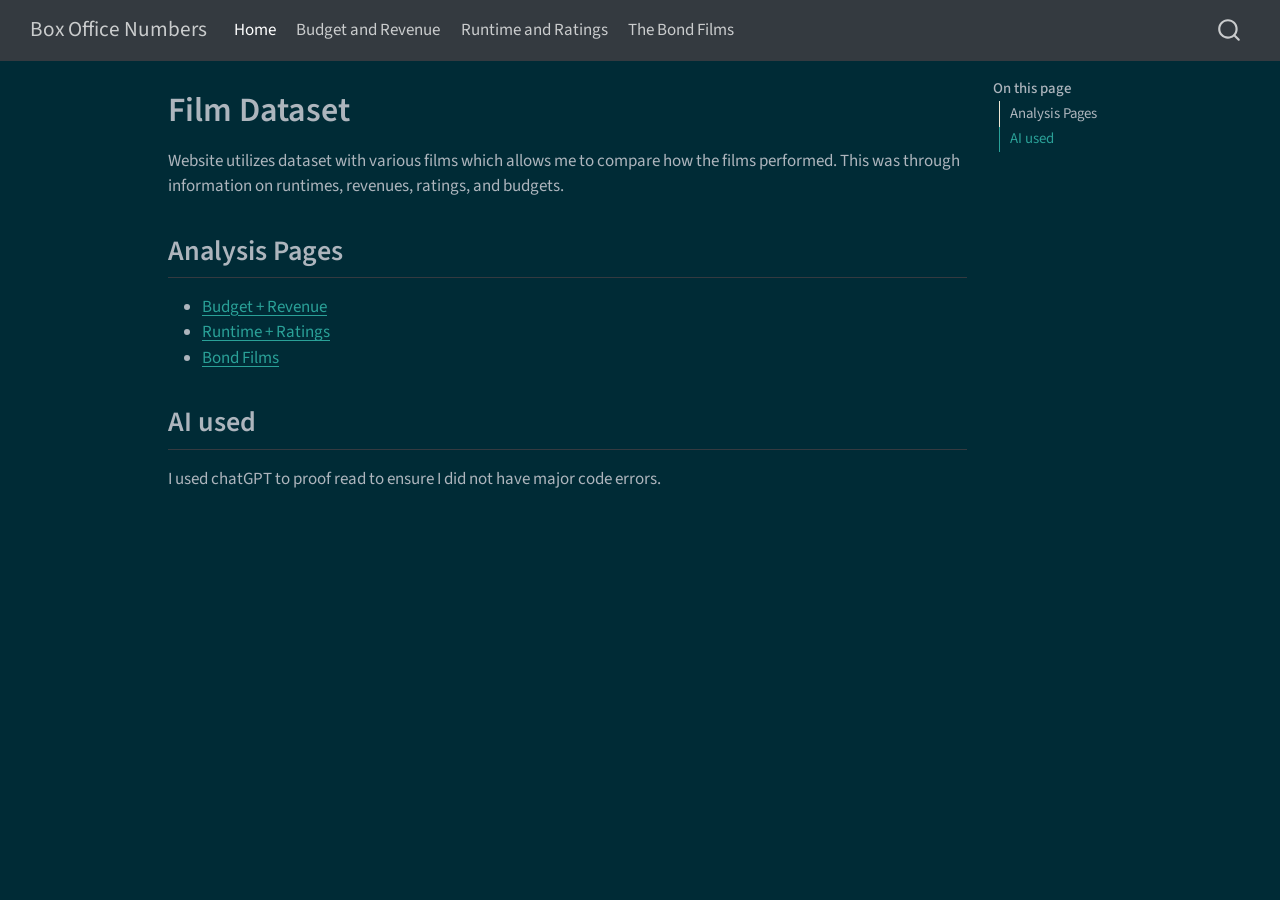
<file: index.html>
<!DOCTYPE html>
<html xmlns="http://www.w3.org/1999/xhtml" lang="en" xml:lang="en"><head>

<meta charset="utf-8">
<meta name="generator" content="quarto-1.10.19">

<meta name="viewport" content="width=device-width, initial-scale=1.0, user-scalable=yes">


<title>Film Dataset – Box Office Numbers</title>
<style>
/* Default styles provided by pandoc.
** See https://pandoc.org/MANUAL.html#variables-for-html for config info.
*/
span.smallcaps{font-variant: small-caps;}
div.columns{display: flex; gap: 1.5em;}
div.column{flex: auto;}
@media screen {
div.columns{gap: min(4vw, 1.5em);}
div.column{overflow-x: auto;}
}
div.hanging-indent{margin-left: 1.5em; text-indent: -1.5em;}
ul.task-list{list-style: none;}
ul.task-list li input[type="checkbox"] {
  width: 0.8em;
  margin: 0 0.8em 0.2em -1em; /* quarto-specific, see https://github.com/quarto-dev/quarto-cli/issues/4556 */ 
  vertical-align: middle;
}
</style>


<script src="site_libs/quarto-nav/quarto-nav.js"></script>
<script src="site_libs/quarto-nav/headroom.min.js"></script>
<script src="site_libs/clipboard/clipboard.min.js"></script>
<script src="site_libs/quarto-search/autocomplete.umd.js"></script>
<script src="site_libs/quarto-search/fuse.min.js"></script>
<script src="site_libs/quarto-search/quarto-search.js"></script>
<meta name="quarto:offset" content="./">
<script src="site_libs/quarto-html/quarto.js" type="module"></script>
<script src="site_libs/quarto-html/tabsets/tabsets.js" type="module"></script>
<script src="site_libs/quarto-html/popper.min.js"></script>
<script src="site_libs/quarto-html/tippy.umd.min.js"></script>
<script src="site_libs/quarto-html/anchor.min.js"></script>
<link href="site_libs/quarto-html/tippy.css" rel="stylesheet">
<link href="site_libs/quarto-html/quarto-syntax-highlighting-dark-b626d73c4c936ccc3cb08be7d45d1df6.css" rel="stylesheet" id="quarto-text-highlighting-styles">
<script src="site_libs/bootstrap/bootstrap.min.js"></script>
<link href="site_libs/bootstrap/bootstrap-icons.css" rel="stylesheet">
<link href="site_libs/bootstrap/bootstrap-0ac372846ed4526c77105bd8b03474b7.min.css" rel="stylesheet" append-hash="true" id="quarto-bootstrap" data-mode="dark">
<script id="quarto-search-options" type="application/json">{
  "location": "navbar",
  "copy-button": false,
  "collapse-after": 3,
  "panel-placement": "end",
  "type": "overlay",
  "limit": 50,
  "keyboard-shortcut": [
    "f",
    "/",
    "s"
  ],
  "show-item-context": false,
  "language": {
    "search-no-results-text": "No results",
    "search-matching-documents-text": "matching documents",
    "search-copy-link-title": "Copy link to search",
    "search-hide-matches-text": "Hide additional matches",
    "search-more-match-text": "more match in this document",
    "search-more-matches-text": "more matches in this document",
    "search-clear-button-title": "Clear",
    "search-text-placeholder": "",
    "search-detached-cancel-button-title": "Cancel",
    "search-submit-button-title": "Submit",
    "search-label": "Search"
  }
}</script>


<link rel="stylesheet" href="styles.css">
</head>

<body class="nav-fixed quarto-light">

<div id="quarto-search-results"></div>
  <header id="quarto-header" class="headroom fixed-top">
    <nav class="navbar navbar-expand-lg " data-bs-theme="dark">
      <div class="navbar-container container-fluid">
      <div class="navbar-brand-container mx-auto">
    <a class="navbar-brand" href="./index.html">
    <span class="navbar-title">Box Office Numbers</span>
    </a>
  </div>
            <div id="quarto-search" class="" title="Search"></div>
          <button class="navbar-toggler" type="button" data-bs-toggle="collapse" data-bs-target="#navbarCollapse" aria-controls="navbarCollapse" role="menu" aria-expanded="false" aria-label="Toggle navigation" onclick="if (window.quartoToggleHeadroom) { window.quartoToggleHeadroom(); }">
  <span class="navbar-toggler-icon"></span>
</button>
          <div class="collapse navbar-collapse" id="navbarCollapse">
            <ul class="navbar-nav navbar-nav-scroll me-auto">
  <li class="nav-item">
    <a class="nav-link active" href="./index.html" aria-current="page"> 
<span class="menu-text">Home</span></a>
  </li>  
  <li class="nav-item">
    <a class="nav-link" href="./budget-revenue.html"> 
<span class="menu-text">Budget and Revenue</span></a>
  </li>  
  <li class="nav-item">
    <a class="nav-link" href="./runtime-rating.html"> 
<span class="menu-text">Runtime and Ratings</span></a>
  </li>  
  <li class="nav-item">
    <a class="nav-link" href="./bond.html"> 
<span class="menu-text">The Bond Films</span></a>
  </li>  
</ul>
          </div> <!-- /navcollapse -->
            <div class="quarto-navbar-tools">
</div>
      </div> <!-- /container-fluid -->
    </nav>
</header>
<!-- content -->
<div id="quarto-content" class="quarto-container page-columns page-rows-contents page-layout-article page-navbar">
<!-- sidebar -->
<!-- margin-sidebar -->
    <div id="quarto-margin-sidebar" class="sidebar margin-sidebar">
        <nav id="TOC" role="doc-toc" class="toc-active">
    <h2 id="toc-title">On this page</h2>
   
  <ul>
  <li><a href="#analysis-pages" id="toc-analysis-pages" class="nav-link active" data-scroll-target="#analysis-pages">Analysis Pages</a></li>
  <li><a href="#ai-used" id="toc-ai-used" class="nav-link" data-scroll-target="#ai-used">AI used</a></li>
  </ul>
</nav>
    </div>
<!-- main -->
<main class="content" id="quarto-document-content">

<header id="title-block-header" class="quarto-title-block default">
<div class="quarto-title">
<h1 class="title">Film Dataset</h1>
</div>



<div class="quarto-title-meta">

    
  
    
  </div>
  


</header>


<p>Website utilizes dataset with various films which allows me to compare how the films performed. This was through information on runtimes, revenues, ratings, and budgets.</p>
<section id="analysis-pages" class="level2">
<h2 class="anchored" data-anchor-id="analysis-pages">Analysis Pages</h2>
<ul>
<li><a href="./budget-revenue.html">Budget + Revenue</a></li>
<li><a href="./runtime-rating.html">Runtime + Ratings</a></li>
<li><a href="./bond.html">Bond Films</a></li>
</ul>
</section>
<section id="ai-used" class="level2">
<h2 class="anchored" data-anchor-id="ai-used">AI used</h2>
<p>I used chatGPT to proof read to ensure I did not have major code errors.</p>


</section>

</main> <!-- /main -->
<script id="quarto-html-after-body" type="application/javascript">
  window.document.addEventListener("DOMContentLoaded", function (event) {
    const icon = "";
    const anchorJS = new window.AnchorJS();
    anchorJS.options = {
      placement: 'right',
      icon: icon
    };
    anchorJS.add('.anchored');
    const isCodeAnnotation = (el) => {
      for (const clz of el.classList) {
        if (clz.startsWith('code-annotation-')) {                     
          return true;
        }
      }
      return false;
    }
    const onCopySuccess = function(e) {
      // button target
      const button = e.trigger;
      // don't keep focus
      button.blur();
      // flash "checked"
      button.classList.add('code-copy-button-checked');
      var currentTitle = button.getAttribute("title");
      button.setAttribute("title", "Copied!");
      let tooltip;
      if (window.bootstrap) {
        button.setAttribute("data-bs-toggle", "tooltip");
        button.setAttribute("data-bs-placement", "left");
        button.setAttribute("data-bs-title", "Copied!");
        tooltip = new bootstrap.Tooltip(button, 
          { trigger: "manual", 
            customClass: "code-copy-button-tooltip",
            offset: [0, -8]});
        tooltip.show();    
      }
      setTimeout(function() {
        if (tooltip) {
          tooltip.hide();
          button.removeAttribute("data-bs-title");
          button.removeAttribute("data-bs-toggle");
          button.removeAttribute("data-bs-placement");
        }
        button.setAttribute("title", currentTitle);
        button.classList.remove('code-copy-button-checked');
      }, 1000);
      // clear code selection
      e.clearSelection();
    }
    const getTextToCopy = function(trigger) {
      const outerScaffold = trigger.parentElement.cloneNode(true);
      const codeEl = outerScaffold.querySelector('code');
      for (const childEl of codeEl.children) {
        if (isCodeAnnotation(childEl)) {
          childEl.remove();
        }
      }
      return codeEl.innerText;
    }
    const clipboard = new window.ClipboardJS('.code-copy-button:not([data-in-quarto-modal])', {
      text: getTextToCopy
    });
    clipboard.on('success', onCopySuccess);
    if (window.document.getElementById('quarto-embedded-source-code-modal')) {
      const clipboardModal = new window.ClipboardJS('.code-copy-button[data-in-quarto-modal]', {
        text: getTextToCopy,
        container: window.document.getElementById('quarto-embedded-source-code-modal')
      });
      clipboardModal.on('success', onCopySuccess);
    }
      var localhostRegex = new RegExp(/^(?:http|https):\/\/localhost\:?[0-9]*\//);
      var mailtoRegex = new RegExp(/^mailto:/);
        var filterRegex = new RegExp('/' + window.location.host + '/');
      var isInternal = (href) => {
          return filterRegex.test(href) || localhostRegex.test(href) || mailtoRegex.test(href);
      }
      // Inspect non-navigation links and adorn them if external
     var links = window.document.querySelectorAll('a[href]:not(.nav-link):not(.navbar-brand):not(.toc-action):not(.sidebar-link):not(.sidebar-item-toggle):not(.pagination-link):not(.no-external):not([aria-hidden]):not(.dropdown-item):not(.quarto-navigation-tool):not(.about-link)');
      for (var i=0; i<links.length; i++) {
        const link = links[i];
        if (!isInternal(link.href)) {
          // undo the damage that might have been done by quarto-nav.js in the case of
          // links that we want to consider external
          if (link.dataset.originalHref !== undefined) {
            link.href = link.dataset.originalHref;
          }
        }
      }
    function tippyHover(el, contentFn, onTriggerFn, onUntriggerFn) {
      const config = {
        allowHTML: true,
        maxWidth: 500,
        delay: 100,
        arrow: false,
        appendTo: function(el) {
            return el.parentElement;
        },
        interactive: true,
        interactiveBorder: 10,
        theme: 'quarto',
        placement: 'bottom-start',
      };
      if (contentFn) {
        config.content = contentFn;
      }
      if (onTriggerFn) {
        config.onTrigger = onTriggerFn;
      }
      if (onUntriggerFn) {
        config.onUntrigger = onUntriggerFn;
      }
      window.tippy(el, config); 
    }
    const noterefs = window.document.querySelectorAll('a[role="doc-noteref"]');
    for (var i=0; i<noterefs.length; i++) {
      const ref = noterefs[i];
      tippyHover(ref, function() {
        // use id or data attribute instead here
        let href = ref.getAttribute('data-footnote-href') || ref.getAttribute('href');
        try { href = new URL(href).hash; } catch {}
        const id = href.replace(/^#\/?/, "");
        const note = window.document.getElementById(id);
        if (note) {
          return note.innerHTML;
        } else {
          return "";
        }
      });
    }
    const xrefs = window.document.querySelectorAll('a.quarto-xref');
    const processXRef = (id, note) => {
      // Strip column container classes
      const stripColumnClz = (el) => {
        el.classList.remove("page-full", "page-columns");
        if (el.children) {
          for (const child of el.children) {
            stripColumnClz(child);
          }
        }
      }
      stripColumnClz(note)
      if (id === null || id.startsWith('sec-')) {
        // Special case sections, only their first couple elements
        const container = document.createElement("div");
        if (note.children && note.children.length > 2) {
          container.appendChild(note.children[0].cloneNode(true));
          for (let i = 1; i < note.children.length; i++) {
            const child = note.children[i];
            if (child.tagName === "P" && child.innerText === "") {
              continue;
            } else {
              container.appendChild(child.cloneNode(true));
              break;
            }
          }
          if (window.Quarto?.typesetMath) {
            window.Quarto.typesetMath(container);
          }
          return container.innerHTML
        } else {
          if (window.Quarto?.typesetMath) {
            window.Quarto.typesetMath(note);
          }
          return note.innerHTML;
        }
      } else {
        // Remove any anchor links if they are present
        const anchorLink = note.querySelector('a.anchorjs-link');
        if (anchorLink) {
          anchorLink.remove();
        }
        if (window.Quarto?.typesetMath) {
          window.Quarto.typesetMath(note);
        }
        if (note.classList.contains("callout")) {
          return note.outerHTML;
        } else {
          return note.innerHTML;
        }
      }
    }
    for (var i=0; i<xrefs.length; i++) {
      const xref = xrefs[i];
      tippyHover(xref, undefined, function(instance) {
        instance.disable();
        let url = xref.getAttribute('href');
        let hash = undefined; 
        if (url.startsWith('#')) {
          hash = url;
        } else {
          try { hash = new URL(url).hash; } catch {}
        }
        if (hash) {
          const id = hash.replace(/^#\/?/, "");
          const note = window.document.getElementById(id);
          if (note !== null) {
            try {
              const html = processXRef(id, note.cloneNode(true));
              instance.setContent(html);
            } finally {
              instance.enable();
              instance.show();
            }
          } else {
            // See if we can fetch this
            fetch(url.split('#')[0])
            .then(res => res.text())
            .then(html => {
              const parser = new DOMParser();
              const htmlDoc = parser.parseFromString(html, "text/html");
              const note = htmlDoc.getElementById(id);
              if (note !== null) {
                const html = processXRef(id, note);
                instance.setContent(html);
              } 
            }).finally(() => {
              instance.enable();
              instance.show();
            });
          }
        } else {
          // See if we can fetch a full url (with no hash to target)
          // This is a special case and we should probably do some content thinning / targeting
          fetch(url)
          .then(res => res.text())
          .then(html => {
            const parser = new DOMParser();
            const htmlDoc = parser.parseFromString(html, "text/html");
            const note = htmlDoc.querySelector('main.content');
            if (note !== null) {
              // This should only happen for chapter cross references
              // (since there is no id in the URL)
              // remove the first header
              if (note.children.length > 0 && note.children[0].tagName === "HEADER") {
                note.children[0].remove();
              }
              const html = processXRef(null, note);
              instance.setContent(html);
            } 
          }).finally(() => {
            instance.enable();
            instance.show();
          });
        }
      }, function(instance) {
      });
    }
        let selectedAnnoteEl;
        const selectorForAnnotation = ( cell, annotation) => {
          let cellAttr = 'data-code-cell="' + cell + '"';
          let lineAttr = 'data-code-annotation="' +  annotation + '"';
          const selector = 'span[' + cellAttr + '][' + lineAttr + ']';
          return selector;
        }
        const selectCodeLines = (annoteEl) => {
          const doc = window.document;
          const targetCell = annoteEl.getAttribute("data-target-cell");
          const targetAnnotation = annoteEl.getAttribute("data-target-annotation");
          const annoteSpan = window.document.querySelector(selectorForAnnotation(targetCell, targetAnnotation));
          const lines = annoteSpan.getAttribute("data-code-lines").split(",");
          const lineIds = lines.map((line) => {
            return targetCell + "-" + line;
          })
          let top = null;
          let height = null;
          let parent = null;
          if (lineIds.length > 0) {
              //compute the position of the single el (top and bottom and make a div)
              const el = window.document.getElementById(lineIds[0]);
              top = el.offsetTop;
              height = el.offsetHeight;
              parent = el.parentElement.parentElement;
            if (lineIds.length > 1) {
              const lastEl = window.document.getElementById(lineIds[lineIds.length - 1]);
              const bottom = lastEl.offsetTop + lastEl.offsetHeight;
              height = bottom - top;
            }
            if (top !== null && height !== null && parent !== null) {
              // cook up a div (if necessary) and position it 
              let div = window.document.getElementById("code-annotation-line-highlight");
              if (div === null) {
                div = window.document.createElement("div");
                div.setAttribute("id", "code-annotation-line-highlight");
                div.style.position = 'absolute';
                parent.appendChild(div);
              }
              div.style.top = top - 2 + "px";
              div.style.height = height + 4 + "px";
              div.style.left = 0;
              let gutterDiv = window.document.getElementById("code-annotation-line-highlight-gutter");
              if (gutterDiv === null) {
                gutterDiv = window.document.createElement("div");
                gutterDiv.setAttribute("id", "code-annotation-line-highlight-gutter");
                gutterDiv.style.position = 'absolute';
                const codeCell = window.document.getElementById(targetCell);
                const gutter = codeCell.querySelector('.code-annotation-gutter');
                gutter.appendChild(gutterDiv);
              }
              gutterDiv.style.top = top - 2 + "px";
              gutterDiv.style.height = height + 4 + "px";
            }
            selectedAnnoteEl = annoteEl;
          }
        };
        const unselectCodeLines = () => {
          const elementsIds = ["code-annotation-line-highlight", "code-annotation-line-highlight-gutter"];
          elementsIds.forEach((elId) => {
            const div = window.document.getElementById(elId);
            if (div) {
              div.remove();
            }
          });
          selectedAnnoteEl = undefined;
        };
          // Handle positioning of the toggle
      window.addEventListener(
        "resize",
        throttle(() => {
          elRect = undefined;
          if (selectedAnnoteEl) {
            selectCodeLines(selectedAnnoteEl);
          }
        }, 10)
      );
      function throttle(fn, ms) {
      let throttle = false;
      let timer;
        return (...args) => {
          if(!throttle) { // first call gets through
              fn.apply(this, args);
              throttle = true;
          } else { // all the others get throttled
              if(timer) clearTimeout(timer); // cancel #2
              timer = setTimeout(() => {
                fn.apply(this, args);
                timer = throttle = false;
              }, ms);
          }
        };
      }
        // Attach click handler to the DT
        const annoteDls = window.document.querySelectorAll('dt[data-target-cell]');
        for (const annoteDlNode of annoteDls) {
          annoteDlNode.addEventListener('click', (event) => {
            const clickedEl = event.target;
            if (clickedEl !== selectedAnnoteEl) {
              unselectCodeLines();
              const activeEl = window.document.querySelector('dt[data-target-cell].code-annotation-active');
              if (activeEl) {
                activeEl.classList.remove('code-annotation-active');
              }
              selectCodeLines(clickedEl);
              clickedEl.classList.add('code-annotation-active');
            } else {
              // Unselect the line
              unselectCodeLines();
              clickedEl.classList.remove('code-annotation-active');
            }
          });
        }
    const findCites = (el) => {
      const parentEl = el.parentElement;
      if (parentEl) {
        const cites = parentEl.dataset.cites;
        if (cites) {
          return {
            el,
            cites: cites.split(' ')
          };
        } else {
          return findCites(el.parentElement)
        }
      } else {
        return undefined;
      }
    };
    var bibliorefs = window.document.querySelectorAll('a[role="doc-biblioref"]');
    for (var i=0; i<bibliorefs.length; i++) {
      const ref = bibliorefs[i];
      const citeInfo = findCites(ref);
      if (citeInfo) {
        tippyHover(citeInfo.el, function() {
          var popup = window.document.createElement('div');
          citeInfo.cites.forEach(function(cite) {
            var citeDiv = window.document.createElement('div');
            citeDiv.classList.add('hanging-indent');
            citeDiv.classList.add('csl-entry');
            var biblioDiv = window.document.getElementById('ref-' + cite);
            if (biblioDiv) {
              citeDiv.innerHTML = biblioDiv.innerHTML;
            }
            popup.appendChild(citeDiv);
          });
          return popup.innerHTML;
        });
      }
    }
  });
  </script>
</div> <!-- /content -->




</body></html>
</file>
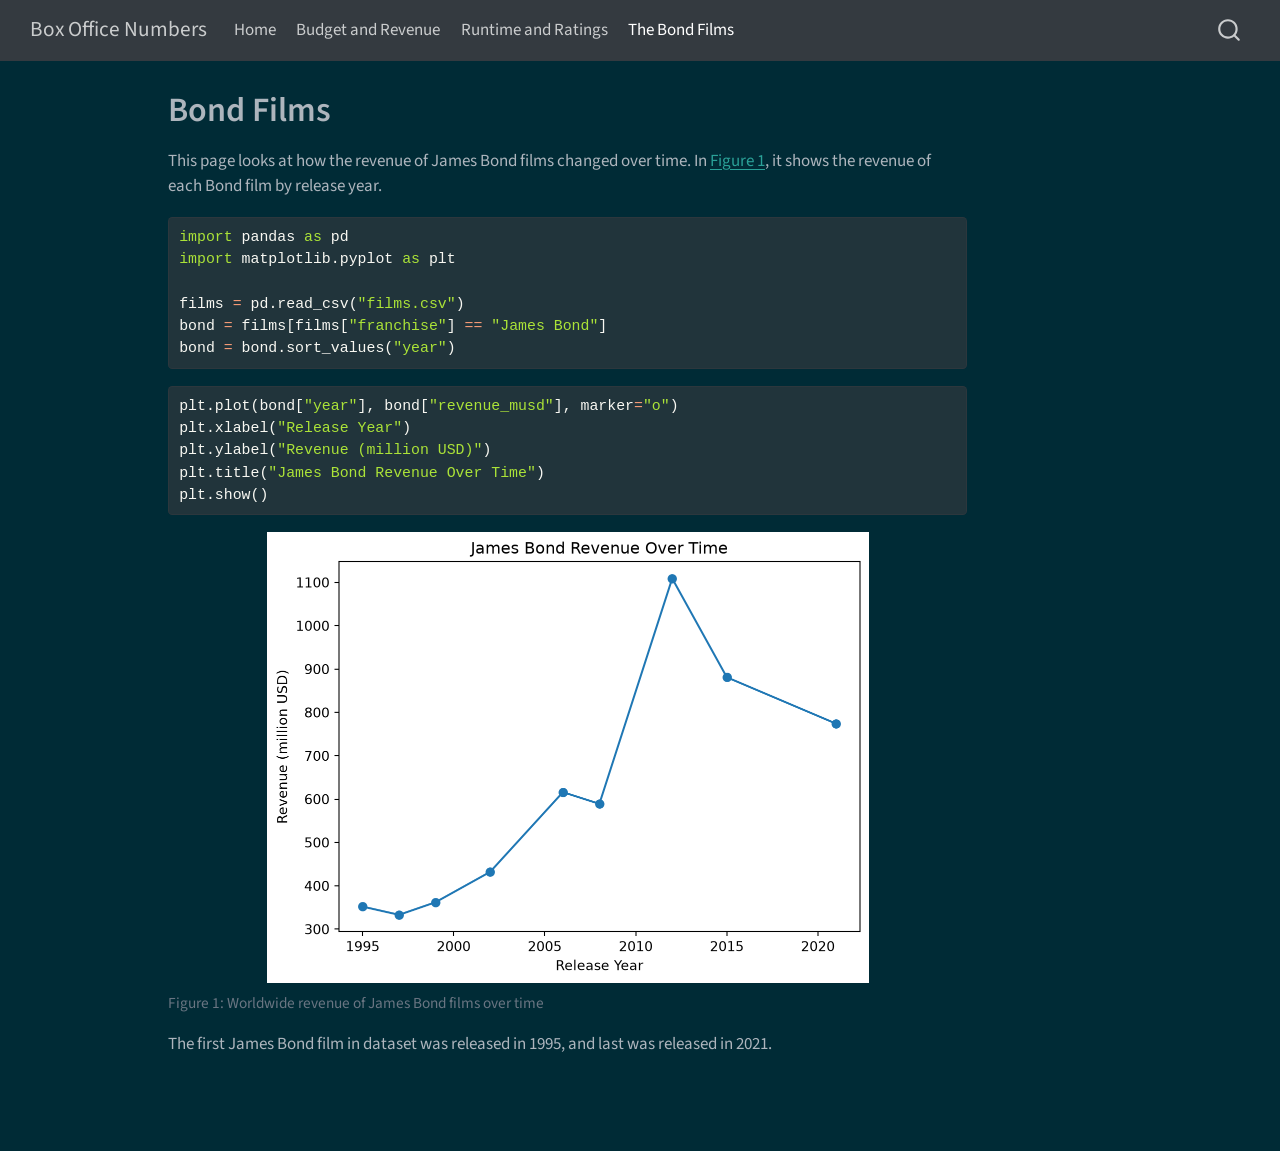
<file: bond.html>
<!DOCTYPE html>
<html xmlns="http://www.w3.org/1999/xhtml" lang="en" xml:lang="en"><head>

<meta charset="utf-8">
<meta name="generator" content="quarto-1.10.19">

<meta name="viewport" content="width=device-width, initial-scale=1.0, user-scalable=yes">


<title>Bond Films – Box Office Numbers</title>
<style>
/* Default styles provided by pandoc.
** See https://pandoc.org/MANUAL.html#variables-for-html for config info.
*/
span.smallcaps{font-variant: small-caps;}
div.columns{display: flex; gap: 1.5em;}
div.column{flex: auto;}
@media screen {
div.columns{gap: min(4vw, 1.5em);}
div.column{overflow-x: auto;}
}
div.hanging-indent{margin-left: 1.5em; text-indent: -1.5em;}
ul.task-list{list-style: none;}
ul.task-list li input[type="checkbox"] {
  width: 0.8em;
  margin: 0 0.8em 0.2em -1em; /* quarto-specific, see https://github.com/quarto-dev/quarto-cli/issues/4556 */ 
  vertical-align: middle;
}
/* CSS for syntax highlighting */
html { -webkit-text-size-adjust: 100%; }
pre > code.sourceCode { white-space: pre; position: relative; }
pre > code.sourceCode > span { display: inline-block; line-height: 1.25; }
pre > code.sourceCode > span:empty { height: 1.2em; }
.sourceCode { overflow: visible; }
code.sourceCode > span { color: inherit; text-decoration: inherit; }
div.sourceCode { margin: 1em 0; }
pre.sourceCode { margin: 0; }
@media screen {
div.sourceCode { overflow: auto; }
}
@media print {
pre > code.sourceCode { white-space: pre-wrap; }
pre > code.sourceCode > span { text-indent: -5em; padding-left: 5em; }
}
pre.numberSource code
  { counter-reset: source-line 0; }
pre.numberSource code > span
  { position: relative; left: -4em; counter-increment: source-line; }
pre.numberSource code > span > a:first-child::before
  { content: counter(source-line);
    position: relative; left: -1em; text-align: right; vertical-align: baseline;
    border: none; display: inline-block;
    -webkit-touch-callout: none; -webkit-user-select: none;
    -khtml-user-select: none; -moz-user-select: none;
    -ms-user-select: none; user-select: none;
    padding: 0 4px; width: 4em;
  }
pre.numberSource { margin-left: 3em;  padding-left: 4px; }
div.sourceCode
  {   }
@media screen {
pre > code.sourceCode > span > a:first-child::before { text-decoration: underline; }
}
</style>


<script src="site_libs/quarto-nav/quarto-nav.js"></script>
<script src="site_libs/quarto-nav/headroom.min.js"></script>
<script src="site_libs/clipboard/clipboard.min.js"></script>
<script src="site_libs/quarto-search/autocomplete.umd.js"></script>
<script src="site_libs/quarto-search/fuse.min.js"></script>
<script src="site_libs/quarto-search/quarto-search.js"></script>
<meta name="quarto:offset" content="./">
<script src="site_libs/quarto-html/quarto.js" type="module"></script>
<script src="site_libs/quarto-html/tabsets/tabsets.js" type="module"></script>
<script src="site_libs/quarto-html/popper.min.js"></script>
<script src="site_libs/quarto-html/tippy.umd.min.js"></script>
<script src="site_libs/quarto-html/anchor.min.js"></script>
<link href="site_libs/quarto-html/tippy.css" rel="stylesheet">
<link href="site_libs/quarto-html/quarto-syntax-highlighting-dark-b626d73c4c936ccc3cb08be7d45d1df6.css" rel="stylesheet" id="quarto-text-highlighting-styles">
<script src="site_libs/bootstrap/bootstrap.min.js"></script>
<link href="site_libs/bootstrap/bootstrap-icons.css" rel="stylesheet">
<link href="site_libs/bootstrap/bootstrap-0ac372846ed4526c77105bd8b03474b7.min.css" rel="stylesheet" append-hash="true" id="quarto-bootstrap" data-mode="dark">
<script id="quarto-search-options" type="application/json">{
  "location": "navbar",
  "copy-button": false,
  "collapse-after": 3,
  "panel-placement": "end",
  "type": "overlay",
  "limit": 50,
  "keyboard-shortcut": [
    "f",
    "/",
    "s"
  ],
  "show-item-context": false,
  "language": {
    "search-no-results-text": "No results",
    "search-matching-documents-text": "matching documents",
    "search-copy-link-title": "Copy link to search",
    "search-hide-matches-text": "Hide additional matches",
    "search-more-match-text": "more match in this document",
    "search-more-matches-text": "more matches in this document",
    "search-clear-button-title": "Clear",
    "search-text-placeholder": "",
    "search-detached-cancel-button-title": "Cancel",
    "search-submit-button-title": "Submit",
    "search-label": "Search"
  }
}</script>


<link rel="stylesheet" href="styles.css">
</head>

<body class="nav-fixed quarto-light">

<div id="quarto-search-results"></div>
  <header id="quarto-header" class="headroom fixed-top">
    <nav class="navbar navbar-expand-lg " data-bs-theme="dark">
      <div class="navbar-container container-fluid">
      <div class="navbar-brand-container mx-auto">
    <a class="navbar-brand" href="./index.html">
    <span class="navbar-title">Box Office Numbers</span>
    </a>
  </div>
            <div id="quarto-search" class="" title="Search"></div>
          <button class="navbar-toggler" type="button" data-bs-toggle="collapse" data-bs-target="#navbarCollapse" aria-controls="navbarCollapse" role="menu" aria-expanded="false" aria-label="Toggle navigation" onclick="if (window.quartoToggleHeadroom) { window.quartoToggleHeadroom(); }">
  <span class="navbar-toggler-icon"></span>
</button>
          <div class="collapse navbar-collapse" id="navbarCollapse">
            <ul class="navbar-nav navbar-nav-scroll me-auto">
  <li class="nav-item">
    <a class="nav-link" href="./index.html"> 
<span class="menu-text">Home</span></a>
  </li>  
  <li class="nav-item">
    <a class="nav-link" href="./budget-revenue.html"> 
<span class="menu-text">Budget and Revenue</span></a>
  </li>  
  <li class="nav-item">
    <a class="nav-link" href="./runtime-rating.html"> 
<span class="menu-text">Runtime and Ratings</span></a>
  </li>  
  <li class="nav-item">
    <a class="nav-link active" href="./bond.html" aria-current="page"> 
<span class="menu-text">The Bond Films</span></a>
  </li>  
</ul>
          </div> <!-- /navcollapse -->
            <div class="quarto-navbar-tools">
</div>
      </div> <!-- /container-fluid -->
    </nav>
</header>
<!-- content -->
<div id="quarto-content" class="quarto-container page-columns page-rows-contents page-layout-article page-navbar">
<!-- sidebar -->
<!-- margin-sidebar -->
    <div id="quarto-margin-sidebar" class="sidebar margin-sidebar zindex-bottom">
        
    </div>
<!-- main -->
<main class="content" id="quarto-document-content">

<header id="title-block-header" class="quarto-title-block default">
<div class="quarto-title">
<h1 class="title">Bond Films</h1>
</div>



<div class="quarto-title-meta">

    
  
    
  </div>
  


</header>


<p>This page looks at how the revenue of James Bond films changed over time. In <a href="#fig-bond-revenue" class="quarto-xref">Figure&nbsp;1</a>, it shows the revenue of each Bond film by release year.</p>
<div id="c65d49c0" class="cell" data-execution_count="1">
<div class="code-copy-outer-scaffold"><div class="sourceCode cell-code" id="cb1"><pre class="sourceCode python code-with-copy"><code class="sourceCode python"><span id="cb1-1"><a href="#cb1-1" aria-hidden="true" tabindex="-1"></a><span class="im">import</span> pandas <span class="im">as</span> pd</span>
<span id="cb1-2"><a href="#cb1-2" aria-hidden="true" tabindex="-1"></a><span class="im">import</span> matplotlib.pyplot <span class="im">as</span> plt</span>
<span id="cb1-3"><a href="#cb1-3" aria-hidden="true" tabindex="-1"></a></span>
<span id="cb1-4"><a href="#cb1-4" aria-hidden="true" tabindex="-1"></a>films <span class="op">=</span> pd.read_csv(<span class="st">"films.csv"</span>)</span>
<span id="cb1-5"><a href="#cb1-5" aria-hidden="true" tabindex="-1"></a>bond <span class="op">=</span> films[films[<span class="st">"franchise"</span>] <span class="op">==</span> <span class="st">"James Bond"</span>]</span>
<span id="cb1-6"><a href="#cb1-6" aria-hidden="true" tabindex="-1"></a>bond <span class="op">=</span> bond.sort_values(<span class="st">"year"</span>)</span></code></pre></div><button title="Copy to Clipboard" class="code-copy-button"><i class="bi"></i></button></div>
</div>
<div id="cell-fig-bond-revenue" class="cell" data-execution_count="2">
<div class="code-copy-outer-scaffold"><div class="sourceCode cell-code" id="cb2"><pre class="sourceCode python code-with-copy"><code class="sourceCode python"><span id="cb2-1"><a href="#cb2-1" aria-hidden="true" tabindex="-1"></a>plt.plot(bond[<span class="st">"year"</span>], bond[<span class="st">"revenue_musd"</span>], marker<span class="op">=</span><span class="st">"o"</span>)</span>
<span id="cb2-2"><a href="#cb2-2" aria-hidden="true" tabindex="-1"></a>plt.xlabel(<span class="st">"Release Year"</span>)</span>
<span id="cb2-3"><a href="#cb2-3" aria-hidden="true" tabindex="-1"></a>plt.ylabel(<span class="st">"Revenue (million USD)"</span>)</span>
<span id="cb2-4"><a href="#cb2-4" aria-hidden="true" tabindex="-1"></a>plt.title(<span class="st">"James Bond Revenue Over Time"</span>)</span>
<span id="cb2-5"><a href="#cb2-5" aria-hidden="true" tabindex="-1"></a>plt.show()</span></code></pre></div><button title="Copy to Clipboard" class="code-copy-button"><i class="bi"></i></button></div>
<div class="cell-output cell-output-display">
<div id="fig-bond-revenue" class="quarto-float quarto-figure quarto-figure-center anchored">
<figure class="quarto-float quarto-float-fig figure">
<div aria-describedby="fig-bond-revenue-caption-0ceaefa1-69ba-4598-a22c-09a6ac19f8ca">
<img src="bond_files/figure-html/fig-bond-revenue-output-1.png" width="602" height="451" class="figure-img">
</div>
<figcaption class="quarto-float-caption-bottom quarto-float-caption quarto-float-fig" id="fig-bond-revenue-caption-0ceaefa1-69ba-4598-a22c-09a6ac19f8ca">
Figure&nbsp;1: Worldwide revenue of James Bond films over time
</figcaption>
</figure>
</div>
</div>
</div>
<p>The first James Bond film in dataset was released in 1995, and last was released in 2021.</p>



</main> <!-- /main -->
<script id="quarto-html-after-body" type="application/javascript">
  window.document.addEventListener("DOMContentLoaded", function (event) {
    const icon = "";
    const anchorJS = new window.AnchorJS();
    anchorJS.options = {
      placement: 'right',
      icon: icon
    };
    anchorJS.add('.anchored');
    const isCodeAnnotation = (el) => {
      for (const clz of el.classList) {
        if (clz.startsWith('code-annotation-')) {                     
          return true;
        }
      }
      return false;
    }
    const onCopySuccess = function(e) {
      // button target
      const button = e.trigger;
      // don't keep focus
      button.blur();
      // flash "checked"
      button.classList.add('code-copy-button-checked');
      var currentTitle = button.getAttribute("title");
      button.setAttribute("title", "Copied!");
      let tooltip;
      if (window.bootstrap) {
        button.setAttribute("data-bs-toggle", "tooltip");
        button.setAttribute("data-bs-placement", "left");
        button.setAttribute("data-bs-title", "Copied!");
        tooltip = new bootstrap.Tooltip(button, 
          { trigger: "manual", 
            customClass: "code-copy-button-tooltip",
            offset: [0, -8]});
        tooltip.show();    
      }
      setTimeout(function() {
        if (tooltip) {
          tooltip.hide();
          button.removeAttribute("data-bs-title");
          button.removeAttribute("data-bs-toggle");
          button.removeAttribute("data-bs-placement");
        }
        button.setAttribute("title", currentTitle);
        button.classList.remove('code-copy-button-checked');
      }, 1000);
      // clear code selection
      e.clearSelection();
    }
    const getTextToCopy = function(trigger) {
      const outerScaffold = trigger.parentElement.cloneNode(true);
      const codeEl = outerScaffold.querySelector('code');
      for (const childEl of codeEl.children) {
        if (isCodeAnnotation(childEl)) {
          childEl.remove();
        }
      }
      return codeEl.innerText;
    }
    const clipboard = new window.ClipboardJS('.code-copy-button:not([data-in-quarto-modal])', {
      text: getTextToCopy
    });
    clipboard.on('success', onCopySuccess);
    if (window.document.getElementById('quarto-embedded-source-code-modal')) {
      const clipboardModal = new window.ClipboardJS('.code-copy-button[data-in-quarto-modal]', {
        text: getTextToCopy,
        container: window.document.getElementById('quarto-embedded-source-code-modal')
      });
      clipboardModal.on('success', onCopySuccess);
    }
      var localhostRegex = new RegExp(/^(?:http|https):\/\/localhost\:?[0-9]*\//);
      var mailtoRegex = new RegExp(/^mailto:/);
        var filterRegex = new RegExp('/' + window.location.host + '/');
      var isInternal = (href) => {
          return filterRegex.test(href) || localhostRegex.test(href) || mailtoRegex.test(href);
      }
      // Inspect non-navigation links and adorn them if external
     var links = window.document.querySelectorAll('a[href]:not(.nav-link):not(.navbar-brand):not(.toc-action):not(.sidebar-link):not(.sidebar-item-toggle):not(.pagination-link):not(.no-external):not([aria-hidden]):not(.dropdown-item):not(.quarto-navigation-tool):not(.about-link)');
      for (var i=0; i<links.length; i++) {
        const link = links[i];
        if (!isInternal(link.href)) {
          // undo the damage that might have been done by quarto-nav.js in the case of
          // links that we want to consider external
          if (link.dataset.originalHref !== undefined) {
            link.href = link.dataset.originalHref;
          }
        }
      }
    function tippyHover(el, contentFn, onTriggerFn, onUntriggerFn) {
      const config = {
        allowHTML: true,
        maxWidth: 500,
        delay: 100,
        arrow: false,
        appendTo: function(el) {
            return el.parentElement;
        },
        interactive: true,
        interactiveBorder: 10,
        theme: 'quarto',
        placement: 'bottom-start',
      };
      if (contentFn) {
        config.content = contentFn;
      }
      if (onTriggerFn) {
        config.onTrigger = onTriggerFn;
      }
      if (onUntriggerFn) {
        config.onUntrigger = onUntriggerFn;
      }
      window.tippy(el, config); 
    }
    const noterefs = window.document.querySelectorAll('a[role="doc-noteref"]');
    for (var i=0; i<noterefs.length; i++) {
      const ref = noterefs[i];
      tippyHover(ref, function() {
        // use id or data attribute instead here
        let href = ref.getAttribute('data-footnote-href') || ref.getAttribute('href');
        try { href = new URL(href).hash; } catch {}
        const id = href.replace(/^#\/?/, "");
        const note = window.document.getElementById(id);
        if (note) {
          return note.innerHTML;
        } else {
          return "";
        }
      });
    }
    const xrefs = window.document.querySelectorAll('a.quarto-xref');
    const processXRef = (id, note) => {
      // Strip column container classes
      const stripColumnClz = (el) => {
        el.classList.remove("page-full", "page-columns");
        if (el.children) {
          for (const child of el.children) {
            stripColumnClz(child);
          }
        }
      }
      stripColumnClz(note)
      if (id === null || id.startsWith('sec-')) {
        // Special case sections, only their first couple elements
        const container = document.createElement("div");
        if (note.children && note.children.length > 2) {
          container.appendChild(note.children[0].cloneNode(true));
          for (let i = 1; i < note.children.length; i++) {
            const child = note.children[i];
            if (child.tagName === "P" && child.innerText === "") {
              continue;
            } else {
              container.appendChild(child.cloneNode(true));
              break;
            }
          }
          if (window.Quarto?.typesetMath) {
            window.Quarto.typesetMath(container);
          }
          return container.innerHTML
        } else {
          if (window.Quarto?.typesetMath) {
            window.Quarto.typesetMath(note);
          }
          return note.innerHTML;
        }
      } else {
        // Remove any anchor links if they are present
        const anchorLink = note.querySelector('a.anchorjs-link');
        if (anchorLink) {
          anchorLink.remove();
        }
        if (window.Quarto?.typesetMath) {
          window.Quarto.typesetMath(note);
        }
        if (note.classList.contains("callout")) {
          return note.outerHTML;
        } else {
          return note.innerHTML;
        }
      }
    }
    for (var i=0; i<xrefs.length; i++) {
      const xref = xrefs[i];
      tippyHover(xref, undefined, function(instance) {
        instance.disable();
        let url = xref.getAttribute('href');
        let hash = undefined; 
        if (url.startsWith('#')) {
          hash = url;
        } else {
          try { hash = new URL(url).hash; } catch {}
        }
        if (hash) {
          const id = hash.replace(/^#\/?/, "");
          const note = window.document.getElementById(id);
          if (note !== null) {
            try {
              const html = processXRef(id, note.cloneNode(true));
              instance.setContent(html);
            } finally {
              instance.enable();
              instance.show();
            }
          } else {
            // See if we can fetch this
            fetch(url.split('#')[0])
            .then(res => res.text())
            .then(html => {
              const parser = new DOMParser();
              const htmlDoc = parser.parseFromString(html, "text/html");
              const note = htmlDoc.getElementById(id);
              if (note !== null) {
                const html = processXRef(id, note);
                instance.setContent(html);
              } 
            }).finally(() => {
              instance.enable();
              instance.show();
            });
          }
        } else {
          // See if we can fetch a full url (with no hash to target)
          // This is a special case and we should probably do some content thinning / targeting
          fetch(url)
          .then(res => res.text())
          .then(html => {
            const parser = new DOMParser();
            const htmlDoc = parser.parseFromString(html, "text/html");
            const note = htmlDoc.querySelector('main.content');
            if (note !== null) {
              // This should only happen for chapter cross references
              // (since there is no id in the URL)
              // remove the first header
              if (note.children.length > 0 && note.children[0].tagName === "HEADER") {
                note.children[0].remove();
              }
              const html = processXRef(null, note);
              instance.setContent(html);
            } 
          }).finally(() => {
            instance.enable();
            instance.show();
          });
        }
      }, function(instance) {
      });
    }
        let selectedAnnoteEl;
        const selectorForAnnotation = ( cell, annotation) => {
          let cellAttr = 'data-code-cell="' + cell + '"';
          let lineAttr = 'data-code-annotation="' +  annotation + '"';
          const selector = 'span[' + cellAttr + '][' + lineAttr + ']';
          return selector;
        }
        const selectCodeLines = (annoteEl) => {
          const doc = window.document;
          const targetCell = annoteEl.getAttribute("data-target-cell");
          const targetAnnotation = annoteEl.getAttribute("data-target-annotation");
          const annoteSpan = window.document.querySelector(selectorForAnnotation(targetCell, targetAnnotation));
          const lines = annoteSpan.getAttribute("data-code-lines").split(",");
          const lineIds = lines.map((line) => {
            return targetCell + "-" + line;
          })
          let top = null;
          let height = null;
          let parent = null;
          if (lineIds.length > 0) {
              //compute the position of the single el (top and bottom and make a div)
              const el = window.document.getElementById(lineIds[0]);
              top = el.offsetTop;
              height = el.offsetHeight;
              parent = el.parentElement.parentElement;
            if (lineIds.length > 1) {
              const lastEl = window.document.getElementById(lineIds[lineIds.length - 1]);
              const bottom = lastEl.offsetTop + lastEl.offsetHeight;
              height = bottom - top;
            }
            if (top !== null && height !== null && parent !== null) {
              // cook up a div (if necessary) and position it 
              let div = window.document.getElementById("code-annotation-line-highlight");
              if (div === null) {
                div = window.document.createElement("div");
                div.setAttribute("id", "code-annotation-line-highlight");
                div.style.position = 'absolute';
                parent.appendChild(div);
              }
              div.style.top = top - 2 + "px";
              div.style.height = height + 4 + "px";
              div.style.left = 0;
              let gutterDiv = window.document.getElementById("code-annotation-line-highlight-gutter");
              if (gutterDiv === null) {
                gutterDiv = window.document.createElement("div");
                gutterDiv.setAttribute("id", "code-annotation-line-highlight-gutter");
                gutterDiv.style.position = 'absolute';
                const codeCell = window.document.getElementById(targetCell);
                const gutter = codeCell.querySelector('.code-annotation-gutter');
                gutter.appendChild(gutterDiv);
              }
              gutterDiv.style.top = top - 2 + "px";
              gutterDiv.style.height = height + 4 + "px";
            }
            selectedAnnoteEl = annoteEl;
          }
        };
        const unselectCodeLines = () => {
          const elementsIds = ["code-annotation-line-highlight", "code-annotation-line-highlight-gutter"];
          elementsIds.forEach((elId) => {
            const div = window.document.getElementById(elId);
            if (div) {
              div.remove();
            }
          });
          selectedAnnoteEl = undefined;
        };
          // Handle positioning of the toggle
      window.addEventListener(
        "resize",
        throttle(() => {
          elRect = undefined;
          if (selectedAnnoteEl) {
            selectCodeLines(selectedAnnoteEl);
          }
        }, 10)
      );
      function throttle(fn, ms) {
      let throttle = false;
      let timer;
        return (...args) => {
          if(!throttle) { // first call gets through
              fn.apply(this, args);
              throttle = true;
          } else { // all the others get throttled
              if(timer) clearTimeout(timer); // cancel #2
              timer = setTimeout(() => {
                fn.apply(this, args);
                timer = throttle = false;
              }, ms);
          }
        };
      }
        // Attach click handler to the DT
        const annoteDls = window.document.querySelectorAll('dt[data-target-cell]');
        for (const annoteDlNode of annoteDls) {
          annoteDlNode.addEventListener('click', (event) => {
            const clickedEl = event.target;
            if (clickedEl !== selectedAnnoteEl) {
              unselectCodeLines();
              const activeEl = window.document.querySelector('dt[data-target-cell].code-annotation-active');
              if (activeEl) {
                activeEl.classList.remove('code-annotation-active');
              }
              selectCodeLines(clickedEl);
              clickedEl.classList.add('code-annotation-active');
            } else {
              // Unselect the line
              unselectCodeLines();
              clickedEl.classList.remove('code-annotation-active');
            }
          });
        }
    const findCites = (el) => {
      const parentEl = el.parentElement;
      if (parentEl) {
        const cites = parentEl.dataset.cites;
        if (cites) {
          return {
            el,
            cites: cites.split(' ')
          };
        } else {
          return findCites(el.parentElement)
        }
      } else {
        return undefined;
      }
    };
    var bibliorefs = window.document.querySelectorAll('a[role="doc-biblioref"]');
    for (var i=0; i<bibliorefs.length; i++) {
      const ref = bibliorefs[i];
      const citeInfo = findCites(ref);
      if (citeInfo) {
        tippyHover(citeInfo.el, function() {
          var popup = window.document.createElement('div');
          citeInfo.cites.forEach(function(cite) {
            var citeDiv = window.document.createElement('div');
            citeDiv.classList.add('hanging-indent');
            citeDiv.classList.add('csl-entry');
            var biblioDiv = window.document.getElementById('ref-' + cite);
            if (biblioDiv) {
              citeDiv.innerHTML = biblioDiv.innerHTML;
            }
            popup.appendChild(citeDiv);
          });
          return popup.innerHTML;
        });
      }
    }
  });
  </script>
</div> <!-- /content -->




</body></html>
</file>
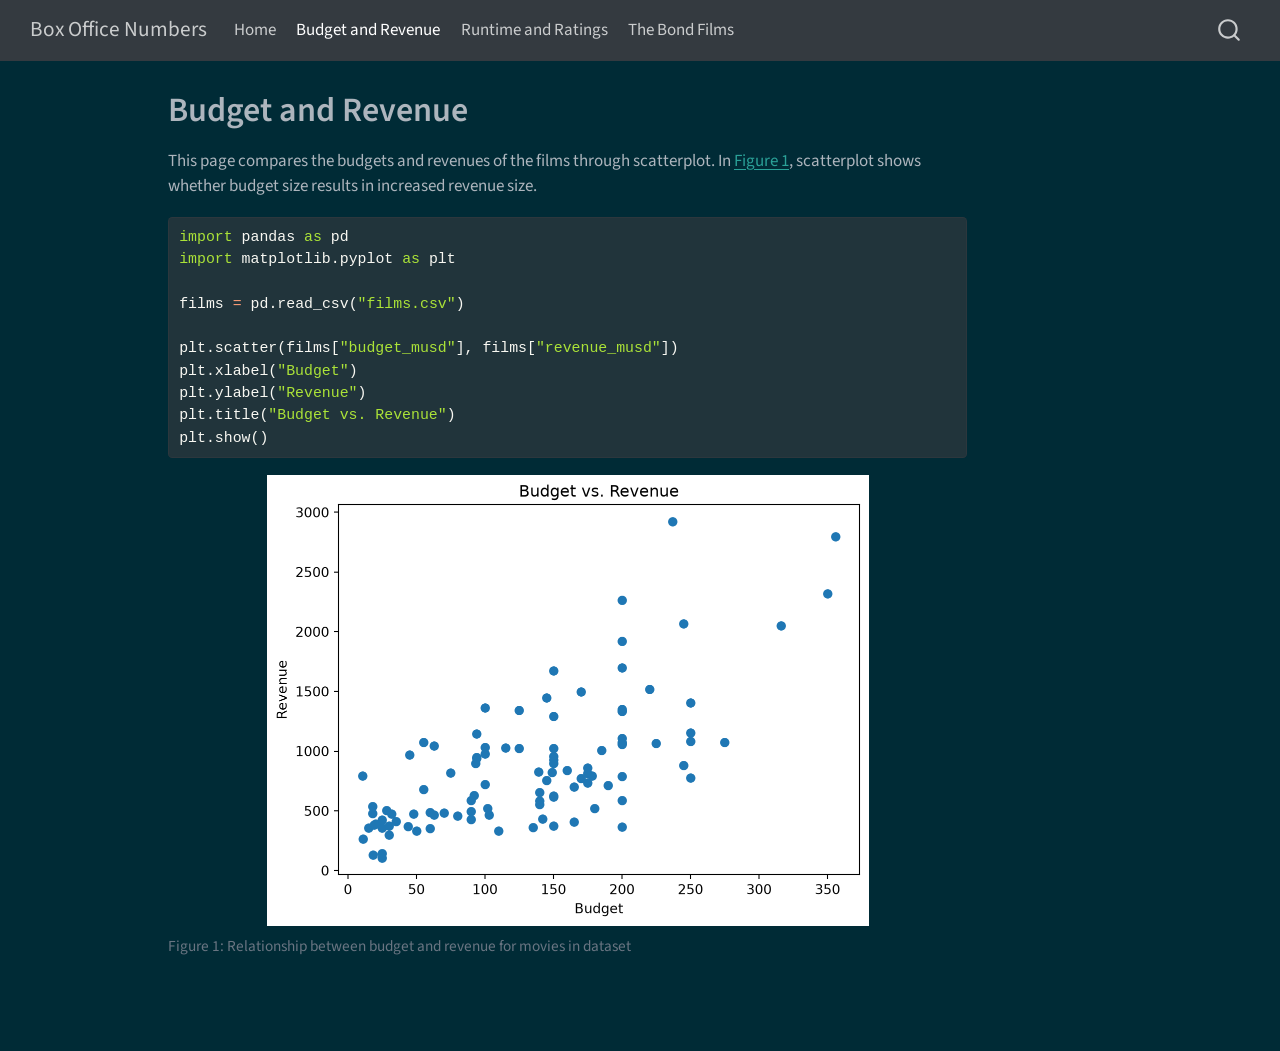
<file: budget-revenue.html>
<!DOCTYPE html>
<html xmlns="http://www.w3.org/1999/xhtml" lang="en" xml:lang="en"><head>

<meta charset="utf-8">
<meta name="generator" content="quarto-1.10.19">

<meta name="viewport" content="width=device-width, initial-scale=1.0, user-scalable=yes">


<title>Budget and Revenue – Box Office Numbers</title>
<style>
/* Default styles provided by pandoc.
** See https://pandoc.org/MANUAL.html#variables-for-html for config info.
*/
span.smallcaps{font-variant: small-caps;}
div.columns{display: flex; gap: 1.5em;}
div.column{flex: auto;}
@media screen {
div.columns{gap: min(4vw, 1.5em);}
div.column{overflow-x: auto;}
}
div.hanging-indent{margin-left: 1.5em; text-indent: -1.5em;}
ul.task-list{list-style: none;}
ul.task-list li input[type="checkbox"] {
  width: 0.8em;
  margin: 0 0.8em 0.2em -1em; /* quarto-specific, see https://github.com/quarto-dev/quarto-cli/issues/4556 */ 
  vertical-align: middle;
}
/* CSS for syntax highlighting */
html { -webkit-text-size-adjust: 100%; }
pre > code.sourceCode { white-space: pre; position: relative; }
pre > code.sourceCode > span { display: inline-block; line-height: 1.25; }
pre > code.sourceCode > span:empty { height: 1.2em; }
.sourceCode { overflow: visible; }
code.sourceCode > span { color: inherit; text-decoration: inherit; }
div.sourceCode { margin: 1em 0; }
pre.sourceCode { margin: 0; }
@media screen {
div.sourceCode { overflow: auto; }
}
@media print {
pre > code.sourceCode { white-space: pre-wrap; }
pre > code.sourceCode > span { text-indent: -5em; padding-left: 5em; }
}
pre.numberSource code
  { counter-reset: source-line 0; }
pre.numberSource code > span
  { position: relative; left: -4em; counter-increment: source-line; }
pre.numberSource code > span > a:first-child::before
  { content: counter(source-line);
    position: relative; left: -1em; text-align: right; vertical-align: baseline;
    border: none; display: inline-block;
    -webkit-touch-callout: none; -webkit-user-select: none;
    -khtml-user-select: none; -moz-user-select: none;
    -ms-user-select: none; user-select: none;
    padding: 0 4px; width: 4em;
  }
pre.numberSource { margin-left: 3em;  padding-left: 4px; }
div.sourceCode
  {   }
@media screen {
pre > code.sourceCode > span > a:first-child::before { text-decoration: underline; }
}
</style>


<script src="site_libs/quarto-nav/quarto-nav.js"></script>
<script src="site_libs/quarto-nav/headroom.min.js"></script>
<script src="site_libs/clipboard/clipboard.min.js"></script>
<script src="site_libs/quarto-search/autocomplete.umd.js"></script>
<script src="site_libs/quarto-search/fuse.min.js"></script>
<script src="site_libs/quarto-search/quarto-search.js"></script>
<meta name="quarto:offset" content="./">
<script src="site_libs/quarto-html/quarto.js" type="module"></script>
<script src="site_libs/quarto-html/tabsets/tabsets.js" type="module"></script>
<script src="site_libs/quarto-html/popper.min.js"></script>
<script src="site_libs/quarto-html/tippy.umd.min.js"></script>
<script src="site_libs/quarto-html/anchor.min.js"></script>
<link href="site_libs/quarto-html/tippy.css" rel="stylesheet">
<link href="site_libs/quarto-html/quarto-syntax-highlighting-dark-b626d73c4c936ccc3cb08be7d45d1df6.css" rel="stylesheet" id="quarto-text-highlighting-styles">
<script src="site_libs/bootstrap/bootstrap.min.js"></script>
<link href="site_libs/bootstrap/bootstrap-icons.css" rel="stylesheet">
<link href="site_libs/bootstrap/bootstrap-0ac372846ed4526c77105bd8b03474b7.min.css" rel="stylesheet" append-hash="true" id="quarto-bootstrap" data-mode="dark">
<script id="quarto-search-options" type="application/json">{
  "location": "navbar",
  "copy-button": false,
  "collapse-after": 3,
  "panel-placement": "end",
  "type": "overlay",
  "limit": 50,
  "keyboard-shortcut": [
    "f",
    "/",
    "s"
  ],
  "show-item-context": false,
  "language": {
    "search-no-results-text": "No results",
    "search-matching-documents-text": "matching documents",
    "search-copy-link-title": "Copy link to search",
    "search-hide-matches-text": "Hide additional matches",
    "search-more-match-text": "more match in this document",
    "search-more-matches-text": "more matches in this document",
    "search-clear-button-title": "Clear",
    "search-text-placeholder": "",
    "search-detached-cancel-button-title": "Cancel",
    "search-submit-button-title": "Submit",
    "search-label": "Search"
  }
}</script>


<link rel="stylesheet" href="styles.css">
</head>

<body class="nav-fixed quarto-light">

<div id="quarto-search-results"></div>
  <header id="quarto-header" class="headroom fixed-top">
    <nav class="navbar navbar-expand-lg " data-bs-theme="dark">
      <div class="navbar-container container-fluid">
      <div class="navbar-brand-container mx-auto">
    <a class="navbar-brand" href="./index.html">
    <span class="navbar-title">Box Office Numbers</span>
    </a>
  </div>
            <div id="quarto-search" class="" title="Search"></div>
          <button class="navbar-toggler" type="button" data-bs-toggle="collapse" data-bs-target="#navbarCollapse" aria-controls="navbarCollapse" role="menu" aria-expanded="false" aria-label="Toggle navigation" onclick="if (window.quartoToggleHeadroom) { window.quartoToggleHeadroom(); }">
  <span class="navbar-toggler-icon"></span>
</button>
          <div class="collapse navbar-collapse" id="navbarCollapse">
            <ul class="navbar-nav navbar-nav-scroll me-auto">
  <li class="nav-item">
    <a class="nav-link" href="./index.html"> 
<span class="menu-text">Home</span></a>
  </li>  
  <li class="nav-item">
    <a class="nav-link active" href="./budget-revenue.html" aria-current="page"> 
<span class="menu-text">Budget and Revenue</span></a>
  </li>  
  <li class="nav-item">
    <a class="nav-link" href="./runtime-rating.html"> 
<span class="menu-text">Runtime and Ratings</span></a>
  </li>  
  <li class="nav-item">
    <a class="nav-link" href="./bond.html"> 
<span class="menu-text">The Bond Films</span></a>
  </li>  
</ul>
          </div> <!-- /navcollapse -->
            <div class="quarto-navbar-tools">
</div>
      </div> <!-- /container-fluid -->
    </nav>
</header>
<!-- content -->
<div id="quarto-content" class="quarto-container page-columns page-rows-contents page-layout-article page-navbar">
<!-- sidebar -->
<!-- margin-sidebar -->
    <div id="quarto-margin-sidebar" class="sidebar margin-sidebar zindex-bottom">
        
    </div>
<!-- main -->
<main class="content" id="quarto-document-content">

<header id="title-block-header" class="quarto-title-block default">
<div class="quarto-title">
<h1 class="title">Budget and Revenue</h1>
</div>



<div class="quarto-title-meta">

    
  
    
  </div>
  


</header>


<p>This page compares the budgets and revenues of the films through scatterplot. In <a href="#fig-budget-revenue" class="quarto-xref">Figure&nbsp;1</a>, scatterplot shows whether budget size results in increased revenue size.</p>
<div id="cell-fig-budget-revenue" class="cell" data-execution_count="1">
<div class="code-copy-outer-scaffold"><div class="sourceCode cell-code" id="cb1"><pre class="sourceCode python code-with-copy"><code class="sourceCode python"><span id="cb1-1"><a href="#cb1-1" aria-hidden="true" tabindex="-1"></a><span class="im">import</span> pandas <span class="im">as</span> pd</span>
<span id="cb1-2"><a href="#cb1-2" aria-hidden="true" tabindex="-1"></a><span class="im">import</span> matplotlib.pyplot <span class="im">as</span> plt</span>
<span id="cb1-3"><a href="#cb1-3" aria-hidden="true" tabindex="-1"></a></span>
<span id="cb1-4"><a href="#cb1-4" aria-hidden="true" tabindex="-1"></a>films <span class="op">=</span> pd.read_csv(<span class="st">"films.csv"</span>)</span>
<span id="cb1-5"><a href="#cb1-5" aria-hidden="true" tabindex="-1"></a></span>
<span id="cb1-6"><a href="#cb1-6" aria-hidden="true" tabindex="-1"></a>plt.scatter(films[<span class="st">"budget_musd"</span>], films[<span class="st">"revenue_musd"</span>])</span>
<span id="cb1-7"><a href="#cb1-7" aria-hidden="true" tabindex="-1"></a>plt.xlabel(<span class="st">"Budget"</span>)</span>
<span id="cb1-8"><a href="#cb1-8" aria-hidden="true" tabindex="-1"></a>plt.ylabel(<span class="st">"Revenue"</span>)</span>
<span id="cb1-9"><a href="#cb1-9" aria-hidden="true" tabindex="-1"></a>plt.title(<span class="st">"Budget vs. Revenue"</span>)</span>
<span id="cb1-10"><a href="#cb1-10" aria-hidden="true" tabindex="-1"></a>plt.show()</span></code></pre></div><button title="Copy to Clipboard" class="code-copy-button"><i class="bi"></i></button></div>
<div class="cell-output cell-output-display">
<div id="fig-budget-revenue" class="quarto-float quarto-figure quarto-figure-center anchored">
<figure class="quarto-float quarto-float-fig figure">
<div aria-describedby="fig-budget-revenue-caption-0ceaefa1-69ba-4598-a22c-09a6ac19f8ca">
<img src="budget-revenue_files/figure-html/fig-budget-revenue-output-1.png" width="602" height="451" class="figure-img">
</div>
<figcaption class="quarto-float-caption-bottom quarto-float-caption quarto-float-fig" id="fig-budget-revenue-caption-0ceaefa1-69ba-4598-a22c-09a6ac19f8ca">
Figure&nbsp;1: Relationship between budget and revenue for movies in dataset
</figcaption>
</figure>
</div>
</div>
</div>



</main> <!-- /main -->
<script id="quarto-html-after-body" type="application/javascript">
  window.document.addEventListener("DOMContentLoaded", function (event) {
    const icon = "";
    const anchorJS = new window.AnchorJS();
    anchorJS.options = {
      placement: 'right',
      icon: icon
    };
    anchorJS.add('.anchored');
    const isCodeAnnotation = (el) => {
      for (const clz of el.classList) {
        if (clz.startsWith('code-annotation-')) {                     
          return true;
        }
      }
      return false;
    }
    const onCopySuccess = function(e) {
      // button target
      const button = e.trigger;
      // don't keep focus
      button.blur();
      // flash "checked"
      button.classList.add('code-copy-button-checked');
      var currentTitle = button.getAttribute("title");
      button.setAttribute("title", "Copied!");
      let tooltip;
      if (window.bootstrap) {
        button.setAttribute("data-bs-toggle", "tooltip");
        button.setAttribute("data-bs-placement", "left");
        button.setAttribute("data-bs-title", "Copied!");
        tooltip = new bootstrap.Tooltip(button, 
          { trigger: "manual", 
            customClass: "code-copy-button-tooltip",
            offset: [0, -8]});
        tooltip.show();    
      }
      setTimeout(function() {
        if (tooltip) {
          tooltip.hide();
          button.removeAttribute("data-bs-title");
          button.removeAttribute("data-bs-toggle");
          button.removeAttribute("data-bs-placement");
        }
        button.setAttribute("title", currentTitle);
        button.classList.remove('code-copy-button-checked');
      }, 1000);
      // clear code selection
      e.clearSelection();
    }
    const getTextToCopy = function(trigger) {
      const outerScaffold = trigger.parentElement.cloneNode(true);
      const codeEl = outerScaffold.querySelector('code');
      for (const childEl of codeEl.children) {
        if (isCodeAnnotation(childEl)) {
          childEl.remove();
        }
      }
      return codeEl.innerText;
    }
    const clipboard = new window.ClipboardJS('.code-copy-button:not([data-in-quarto-modal])', {
      text: getTextToCopy
    });
    clipboard.on('success', onCopySuccess);
    if (window.document.getElementById('quarto-embedded-source-code-modal')) {
      const clipboardModal = new window.ClipboardJS('.code-copy-button[data-in-quarto-modal]', {
        text: getTextToCopy,
        container: window.document.getElementById('quarto-embedded-source-code-modal')
      });
      clipboardModal.on('success', onCopySuccess);
    }
      var localhostRegex = new RegExp(/^(?:http|https):\/\/localhost\:?[0-9]*\//);
      var mailtoRegex = new RegExp(/^mailto:/);
        var filterRegex = new RegExp('/' + window.location.host + '/');
      var isInternal = (href) => {
          return filterRegex.test(href) || localhostRegex.test(href) || mailtoRegex.test(href);
      }
      // Inspect non-navigation links and adorn them if external
     var links = window.document.querySelectorAll('a[href]:not(.nav-link):not(.navbar-brand):not(.toc-action):not(.sidebar-link):not(.sidebar-item-toggle):not(.pagination-link):not(.no-external):not([aria-hidden]):not(.dropdown-item):not(.quarto-navigation-tool):not(.about-link)');
      for (var i=0; i<links.length; i++) {
        const link = links[i];
        if (!isInternal(link.href)) {
          // undo the damage that might have been done by quarto-nav.js in the case of
          // links that we want to consider external
          if (link.dataset.originalHref !== undefined) {
            link.href = link.dataset.originalHref;
          }
        }
      }
    function tippyHover(el, contentFn, onTriggerFn, onUntriggerFn) {
      const config = {
        allowHTML: true,
        maxWidth: 500,
        delay: 100,
        arrow: false,
        appendTo: function(el) {
            return el.parentElement;
        },
        interactive: true,
        interactiveBorder: 10,
        theme: 'quarto',
        placement: 'bottom-start',
      };
      if (contentFn) {
        config.content = contentFn;
      }
      if (onTriggerFn) {
        config.onTrigger = onTriggerFn;
      }
      if (onUntriggerFn) {
        config.onUntrigger = onUntriggerFn;
      }
      window.tippy(el, config); 
    }
    const noterefs = window.document.querySelectorAll('a[role="doc-noteref"]');
    for (var i=0; i<noterefs.length; i++) {
      const ref = noterefs[i];
      tippyHover(ref, function() {
        // use id or data attribute instead here
        let href = ref.getAttribute('data-footnote-href') || ref.getAttribute('href');
        try { href = new URL(href).hash; } catch {}
        const id = href.replace(/^#\/?/, "");
        const note = window.document.getElementById(id);
        if (note) {
          return note.innerHTML;
        } else {
          return "";
        }
      });
    }
    const xrefs = window.document.querySelectorAll('a.quarto-xref');
    const processXRef = (id, note) => {
      // Strip column container classes
      const stripColumnClz = (el) => {
        el.classList.remove("page-full", "page-columns");
        if (el.children) {
          for (const child of el.children) {
            stripColumnClz(child);
          }
        }
      }
      stripColumnClz(note)
      if (id === null || id.startsWith('sec-')) {
        // Special case sections, only their first couple elements
        const container = document.createElement("div");
        if (note.children && note.children.length > 2) {
          container.appendChild(note.children[0].cloneNode(true));
          for (let i = 1; i < note.children.length; i++) {
            const child = note.children[i];
            if (child.tagName === "P" && child.innerText === "") {
              continue;
            } else {
              container.appendChild(child.cloneNode(true));
              break;
            }
          }
          if (window.Quarto?.typesetMath) {
            window.Quarto.typesetMath(container);
          }
          return container.innerHTML
        } else {
          if (window.Quarto?.typesetMath) {
            window.Quarto.typesetMath(note);
          }
          return note.innerHTML;
        }
      } else {
        // Remove any anchor links if they are present
        const anchorLink = note.querySelector('a.anchorjs-link');
        if (anchorLink) {
          anchorLink.remove();
        }
        if (window.Quarto?.typesetMath) {
          window.Quarto.typesetMath(note);
        }
        if (note.classList.contains("callout")) {
          return note.outerHTML;
        } else {
          return note.innerHTML;
        }
      }
    }
    for (var i=0; i<xrefs.length; i++) {
      const xref = xrefs[i];
      tippyHover(xref, undefined, function(instance) {
        instance.disable();
        let url = xref.getAttribute('href');
        let hash = undefined; 
        if (url.startsWith('#')) {
          hash = url;
        } else {
          try { hash = new URL(url).hash; } catch {}
        }
        if (hash) {
          const id = hash.replace(/^#\/?/, "");
          const note = window.document.getElementById(id);
          if (note !== null) {
            try {
              const html = processXRef(id, note.cloneNode(true));
              instance.setContent(html);
            } finally {
              instance.enable();
              instance.show();
            }
          } else {
            // See if we can fetch this
            fetch(url.split('#')[0])
            .then(res => res.text())
            .then(html => {
              const parser = new DOMParser();
              const htmlDoc = parser.parseFromString(html, "text/html");
              const note = htmlDoc.getElementById(id);
              if (note !== null) {
                const html = processXRef(id, note);
                instance.setContent(html);
              } 
            }).finally(() => {
              instance.enable();
              instance.show();
            });
          }
        } else {
          // See if we can fetch a full url (with no hash to target)
          // This is a special case and we should probably do some content thinning / targeting
          fetch(url)
          .then(res => res.text())
          .then(html => {
            const parser = new DOMParser();
            const htmlDoc = parser.parseFromString(html, "text/html");
            const note = htmlDoc.querySelector('main.content');
            if (note !== null) {
              // This should only happen for chapter cross references
              // (since there is no id in the URL)
              // remove the first header
              if (note.children.length > 0 && note.children[0].tagName === "HEADER") {
                note.children[0].remove();
              }
              const html = processXRef(null, note);
              instance.setContent(html);
            } 
          }).finally(() => {
            instance.enable();
            instance.show();
          });
        }
      }, function(instance) {
      });
    }
        let selectedAnnoteEl;
        const selectorForAnnotation = ( cell, annotation) => {
          let cellAttr = 'data-code-cell="' + cell + '"';
          let lineAttr = 'data-code-annotation="' +  annotation + '"';
          const selector = 'span[' + cellAttr + '][' + lineAttr + ']';
          return selector;
        }
        const selectCodeLines = (annoteEl) => {
          const doc = window.document;
          const targetCell = annoteEl.getAttribute("data-target-cell");
          const targetAnnotation = annoteEl.getAttribute("data-target-annotation");
          const annoteSpan = window.document.querySelector(selectorForAnnotation(targetCell, targetAnnotation));
          const lines = annoteSpan.getAttribute("data-code-lines").split(",");
          const lineIds = lines.map((line) => {
            return targetCell + "-" + line;
          })
          let top = null;
          let height = null;
          let parent = null;
          if (lineIds.length > 0) {
              //compute the position of the single el (top and bottom and make a div)
              const el = window.document.getElementById(lineIds[0]);
              top = el.offsetTop;
              height = el.offsetHeight;
              parent = el.parentElement.parentElement;
            if (lineIds.length > 1) {
              const lastEl = window.document.getElementById(lineIds[lineIds.length - 1]);
              const bottom = lastEl.offsetTop + lastEl.offsetHeight;
              height = bottom - top;
            }
            if (top !== null && height !== null && parent !== null) {
              // cook up a div (if necessary) and position it 
              let div = window.document.getElementById("code-annotation-line-highlight");
              if (div === null) {
                div = window.document.createElement("div");
                div.setAttribute("id", "code-annotation-line-highlight");
                div.style.position = 'absolute';
                parent.appendChild(div);
              }
              div.style.top = top - 2 + "px";
              div.style.height = height + 4 + "px";
              div.style.left = 0;
              let gutterDiv = window.document.getElementById("code-annotation-line-highlight-gutter");
              if (gutterDiv === null) {
                gutterDiv = window.document.createElement("div");
                gutterDiv.setAttribute("id", "code-annotation-line-highlight-gutter");
                gutterDiv.style.position = 'absolute';
                const codeCell = window.document.getElementById(targetCell);
                const gutter = codeCell.querySelector('.code-annotation-gutter');
                gutter.appendChild(gutterDiv);
              }
              gutterDiv.style.top = top - 2 + "px";
              gutterDiv.style.height = height + 4 + "px";
            }
            selectedAnnoteEl = annoteEl;
          }
        };
        const unselectCodeLines = () => {
          const elementsIds = ["code-annotation-line-highlight", "code-annotation-line-highlight-gutter"];
          elementsIds.forEach((elId) => {
            const div = window.document.getElementById(elId);
            if (div) {
              div.remove();
            }
          });
          selectedAnnoteEl = undefined;
        };
          // Handle positioning of the toggle
      window.addEventListener(
        "resize",
        throttle(() => {
          elRect = undefined;
          if (selectedAnnoteEl) {
            selectCodeLines(selectedAnnoteEl);
          }
        }, 10)
      );
      function throttle(fn, ms) {
      let throttle = false;
      let timer;
        return (...args) => {
          if(!throttle) { // first call gets through
              fn.apply(this, args);
              throttle = true;
          } else { // all the others get throttled
              if(timer) clearTimeout(timer); // cancel #2
              timer = setTimeout(() => {
                fn.apply(this, args);
                timer = throttle = false;
              }, ms);
          }
        };
      }
        // Attach click handler to the DT
        const annoteDls = window.document.querySelectorAll('dt[data-target-cell]');
        for (const annoteDlNode of annoteDls) {
          annoteDlNode.addEventListener('click', (event) => {
            const clickedEl = event.target;
            if (clickedEl !== selectedAnnoteEl) {
              unselectCodeLines();
              const activeEl = window.document.querySelector('dt[data-target-cell].code-annotation-active');
              if (activeEl) {
                activeEl.classList.remove('code-annotation-active');
              }
              selectCodeLines(clickedEl);
              clickedEl.classList.add('code-annotation-active');
            } else {
              // Unselect the line
              unselectCodeLines();
              clickedEl.classList.remove('code-annotation-active');
            }
          });
        }
    const findCites = (el) => {
      const parentEl = el.parentElement;
      if (parentEl) {
        const cites = parentEl.dataset.cites;
        if (cites) {
          return {
            el,
            cites: cites.split(' ')
          };
        } else {
          return findCites(el.parentElement)
        }
      } else {
        return undefined;
      }
    };
    var bibliorefs = window.document.querySelectorAll('a[role="doc-biblioref"]');
    for (var i=0; i<bibliorefs.length; i++) {
      const ref = bibliorefs[i];
      const citeInfo = findCites(ref);
      if (citeInfo) {
        tippyHover(citeInfo.el, function() {
          var popup = window.document.createElement('div');
          citeInfo.cites.forEach(function(cite) {
            var citeDiv = window.document.createElement('div');
            citeDiv.classList.add('hanging-indent');
            citeDiv.classList.add('csl-entry');
            var biblioDiv = window.document.getElementById('ref-' + cite);
            if (biblioDiv) {
              citeDiv.innerHTML = biblioDiv.innerHTML;
            }
            popup.appendChild(citeDiv);
          });
          return popup.innerHTML;
        });
      }
    }
  });
  </script>
</div> <!-- /content -->




</body></html>
</file>
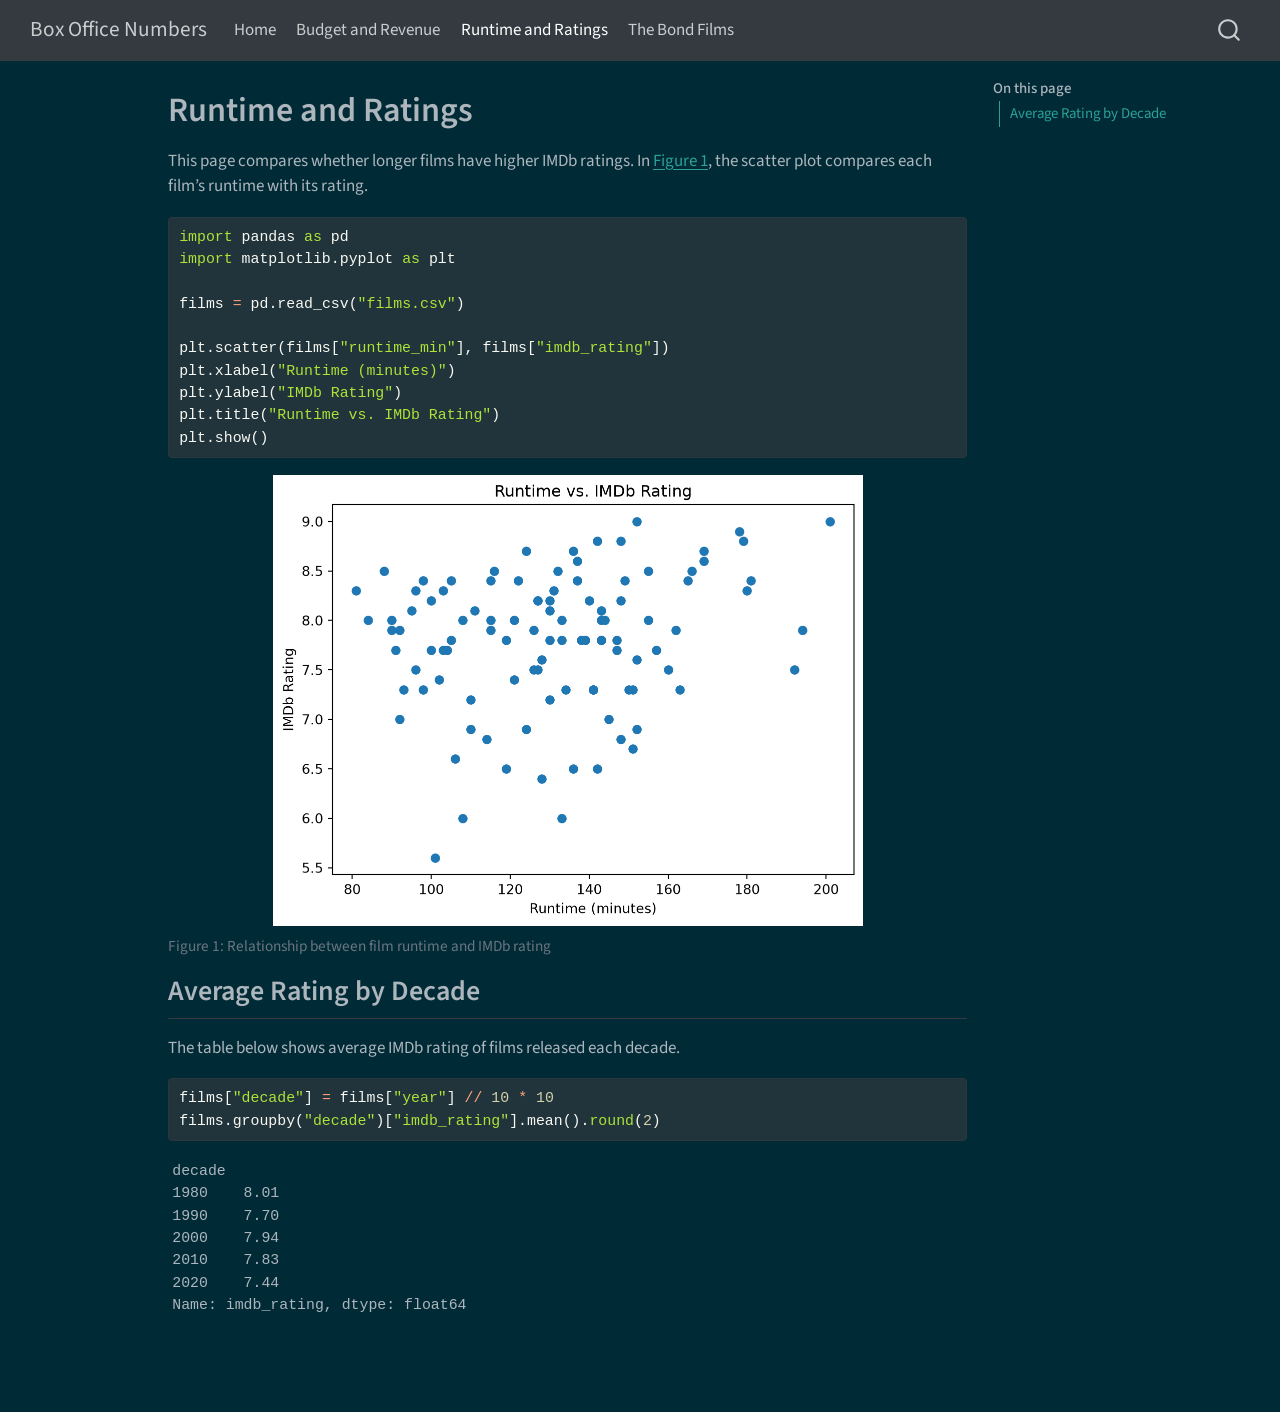
<file: runtime-rating.html>
<!DOCTYPE html>
<html xmlns="http://www.w3.org/1999/xhtml" lang="en" xml:lang="en"><head>

<meta charset="utf-8">
<meta name="generator" content="quarto-1.10.19">

<meta name="viewport" content="width=device-width, initial-scale=1.0, user-scalable=yes">


<title>Runtime and Ratings – Box Office Numbers</title>
<style>
/* Default styles provided by pandoc.
** See https://pandoc.org/MANUAL.html#variables-for-html for config info.
*/
span.smallcaps{font-variant: small-caps;}
div.columns{display: flex; gap: 1.5em;}
div.column{flex: auto;}
@media screen {
div.columns{gap: min(4vw, 1.5em);}
div.column{overflow-x: auto;}
}
div.hanging-indent{margin-left: 1.5em; text-indent: -1.5em;}
ul.task-list{list-style: none;}
ul.task-list li input[type="checkbox"] {
  width: 0.8em;
  margin: 0 0.8em 0.2em -1em; /* quarto-specific, see https://github.com/quarto-dev/quarto-cli/issues/4556 */ 
  vertical-align: middle;
}
/* CSS for syntax highlighting */
html { -webkit-text-size-adjust: 100%; }
pre > code.sourceCode { white-space: pre; position: relative; }
pre > code.sourceCode > span { display: inline-block; line-height: 1.25; }
pre > code.sourceCode > span:empty { height: 1.2em; }
.sourceCode { overflow: visible; }
code.sourceCode > span { color: inherit; text-decoration: inherit; }
div.sourceCode { margin: 1em 0; }
pre.sourceCode { margin: 0; }
@media screen {
div.sourceCode { overflow: auto; }
}
@media print {
pre > code.sourceCode { white-space: pre-wrap; }
pre > code.sourceCode > span { text-indent: -5em; padding-left: 5em; }
}
pre.numberSource code
  { counter-reset: source-line 0; }
pre.numberSource code > span
  { position: relative; left: -4em; counter-increment: source-line; }
pre.numberSource code > span > a:first-child::before
  { content: counter(source-line);
    position: relative; left: -1em; text-align: right; vertical-align: baseline;
    border: none; display: inline-block;
    -webkit-touch-callout: none; -webkit-user-select: none;
    -khtml-user-select: none; -moz-user-select: none;
    -ms-user-select: none; user-select: none;
    padding: 0 4px; width: 4em;
  }
pre.numberSource { margin-left: 3em;  padding-left: 4px; }
div.sourceCode
  {   }
@media screen {
pre > code.sourceCode > span > a:first-child::before { text-decoration: underline; }
}
</style>


<script src="site_libs/quarto-nav/quarto-nav.js"></script>
<script src="site_libs/quarto-nav/headroom.min.js"></script>
<script src="site_libs/clipboard/clipboard.min.js"></script>
<script src="site_libs/quarto-search/autocomplete.umd.js"></script>
<script src="site_libs/quarto-search/fuse.min.js"></script>
<script src="site_libs/quarto-search/quarto-search.js"></script>
<meta name="quarto:offset" content="./">
<script src="site_libs/quarto-html/quarto.js" type="module"></script>
<script src="site_libs/quarto-html/tabsets/tabsets.js" type="module"></script>
<script src="site_libs/quarto-html/popper.min.js"></script>
<script src="site_libs/quarto-html/tippy.umd.min.js"></script>
<script src="site_libs/quarto-html/anchor.min.js"></script>
<link href="site_libs/quarto-html/tippy.css" rel="stylesheet">
<link href="site_libs/quarto-html/quarto-syntax-highlighting-dark-b626d73c4c936ccc3cb08be7d45d1df6.css" rel="stylesheet" id="quarto-text-highlighting-styles">
<script src="site_libs/bootstrap/bootstrap.min.js"></script>
<link href="site_libs/bootstrap/bootstrap-icons.css" rel="stylesheet">
<link href="site_libs/bootstrap/bootstrap-0ac372846ed4526c77105bd8b03474b7.min.css" rel="stylesheet" append-hash="true" id="quarto-bootstrap" data-mode="dark">
<script id="quarto-search-options" type="application/json">{
  "location": "navbar",
  "copy-button": false,
  "collapse-after": 3,
  "panel-placement": "end",
  "type": "overlay",
  "limit": 50,
  "keyboard-shortcut": [
    "f",
    "/",
    "s"
  ],
  "show-item-context": false,
  "language": {
    "search-no-results-text": "No results",
    "search-matching-documents-text": "matching documents",
    "search-copy-link-title": "Copy link to search",
    "search-hide-matches-text": "Hide additional matches",
    "search-more-match-text": "more match in this document",
    "search-more-matches-text": "more matches in this document",
    "search-clear-button-title": "Clear",
    "search-text-placeholder": "",
    "search-detached-cancel-button-title": "Cancel",
    "search-submit-button-title": "Submit",
    "search-label": "Search"
  }
}</script>


<link rel="stylesheet" href="styles.css">
</head>

<body class="nav-fixed quarto-light">

<div id="quarto-search-results"></div>
  <header id="quarto-header" class="headroom fixed-top">
    <nav class="navbar navbar-expand-lg " data-bs-theme="dark">
      <div class="navbar-container container-fluid">
      <div class="navbar-brand-container mx-auto">
    <a class="navbar-brand" href="./index.html">
    <span class="navbar-title">Box Office Numbers</span>
    </a>
  </div>
            <div id="quarto-search" class="" title="Search"></div>
          <button class="navbar-toggler" type="button" data-bs-toggle="collapse" data-bs-target="#navbarCollapse" aria-controls="navbarCollapse" role="menu" aria-expanded="false" aria-label="Toggle navigation" onclick="if (window.quartoToggleHeadroom) { window.quartoToggleHeadroom(); }">
  <span class="navbar-toggler-icon"></span>
</button>
          <div class="collapse navbar-collapse" id="navbarCollapse">
            <ul class="navbar-nav navbar-nav-scroll me-auto">
  <li class="nav-item">
    <a class="nav-link" href="./index.html"> 
<span class="menu-text">Home</span></a>
  </li>  
  <li class="nav-item">
    <a class="nav-link" href="./budget-revenue.html"> 
<span class="menu-text">Budget and Revenue</span></a>
  </li>  
  <li class="nav-item">
    <a class="nav-link active" href="./runtime-rating.html" aria-current="page"> 
<span class="menu-text">Runtime and Ratings</span></a>
  </li>  
  <li class="nav-item">
    <a class="nav-link" href="./bond.html"> 
<span class="menu-text">The Bond Films</span></a>
  </li>  
</ul>
          </div> <!-- /navcollapse -->
            <div class="quarto-navbar-tools">
</div>
      </div> <!-- /container-fluid -->
    </nav>
</header>
<!-- content -->
<div id="quarto-content" class="quarto-container page-columns page-rows-contents page-layout-article page-navbar">
<!-- sidebar -->
<!-- margin-sidebar -->
    <div id="quarto-margin-sidebar" class="sidebar margin-sidebar">
        <nav id="TOC" role="doc-toc" class="toc-active">
    <h2 id="toc-title">On this page</h2>
   
  <ul>
  <li><a href="#average-rating-by-decade" id="toc-average-rating-by-decade" class="nav-link active" data-scroll-target="#average-rating-by-decade">Average Rating by Decade</a></li>
  </ul>
</nav>
    </div>
<!-- main -->
<main class="content" id="quarto-document-content">

<header id="title-block-header" class="quarto-title-block default">
<div class="quarto-title">
<h1 class="title">Runtime and Ratings</h1>
</div>



<div class="quarto-title-meta">

    
  
    
  </div>
  


</header>


<p>This page compares whether longer films have higher IMDb ratings. In <a href="#fig-runtime-rating" class="quarto-xref">Figure&nbsp;1</a>, the scatter plot compares each film’s runtime with its rating.</p>
<div id="cell-fig-runtime-rating" class="cell" data-execution_count="1">
<div class="code-copy-outer-scaffold"><div class="sourceCode cell-code" id="cb1"><pre class="sourceCode python code-with-copy"><code class="sourceCode python"><span id="cb1-1"><a href="#cb1-1" aria-hidden="true" tabindex="-1"></a><span class="im">import</span> pandas <span class="im">as</span> pd</span>
<span id="cb1-2"><a href="#cb1-2" aria-hidden="true" tabindex="-1"></a><span class="im">import</span> matplotlib.pyplot <span class="im">as</span> plt</span>
<span id="cb1-3"><a href="#cb1-3" aria-hidden="true" tabindex="-1"></a></span>
<span id="cb1-4"><a href="#cb1-4" aria-hidden="true" tabindex="-1"></a>films <span class="op">=</span> pd.read_csv(<span class="st">"films.csv"</span>)</span>
<span id="cb1-5"><a href="#cb1-5" aria-hidden="true" tabindex="-1"></a></span>
<span id="cb1-6"><a href="#cb1-6" aria-hidden="true" tabindex="-1"></a>plt.scatter(films[<span class="st">"runtime_min"</span>], films[<span class="st">"imdb_rating"</span>])</span>
<span id="cb1-7"><a href="#cb1-7" aria-hidden="true" tabindex="-1"></a>plt.xlabel(<span class="st">"Runtime (minutes)"</span>)</span>
<span id="cb1-8"><a href="#cb1-8" aria-hidden="true" tabindex="-1"></a>plt.ylabel(<span class="st">"IMDb Rating"</span>)</span>
<span id="cb1-9"><a href="#cb1-9" aria-hidden="true" tabindex="-1"></a>plt.title(<span class="st">"Runtime vs. IMDb Rating"</span>)</span>
<span id="cb1-10"><a href="#cb1-10" aria-hidden="true" tabindex="-1"></a>plt.show()</span></code></pre></div><button title="Copy to Clipboard" class="code-copy-button"><i class="bi"></i></button></div>
<div class="cell-output cell-output-display">
<div id="fig-runtime-rating" class="quarto-float quarto-figure quarto-figure-center anchored">
<figure class="quarto-float quarto-float-fig figure">
<div aria-describedby="fig-runtime-rating-caption-0ceaefa1-69ba-4598-a22c-09a6ac19f8ca">
<img src="runtime-rating_files/figure-html/fig-runtime-rating-output-1.png" width="590" height="451" class="figure-img">
</div>
<figcaption class="quarto-float-caption-bottom quarto-float-caption quarto-float-fig" id="fig-runtime-rating-caption-0ceaefa1-69ba-4598-a22c-09a6ac19f8ca">
Figure&nbsp;1: Relationship between film runtime and IMDb rating
</figcaption>
</figure>
</div>
</div>
</div>
<section id="average-rating-by-decade" class="level2">
<h2 class="anchored" data-anchor-id="average-rating-by-decade">Average Rating by Decade</h2>
<p>The table below shows average IMDb rating of films released each decade.</p>
<div id="97427afa" class="cell" data-execution_count="2">
<div class="code-copy-outer-scaffold"><div class="sourceCode cell-code" id="cb2"><pre class="sourceCode python code-with-copy"><code class="sourceCode python"><span id="cb2-1"><a href="#cb2-1" aria-hidden="true" tabindex="-1"></a>films[<span class="st">"decade"</span>] <span class="op">=</span> films[<span class="st">"year"</span>] <span class="op">//</span> <span class="dv">10</span> <span class="op">*</span> <span class="dv">10</span></span>
<span id="cb2-2"><a href="#cb2-2" aria-hidden="true" tabindex="-1"></a>films.groupby(<span class="st">"decade"</span>)[<span class="st">"imdb_rating"</span>].mean().<span class="bu">round</span>(<span class="dv">2</span>)</span></code></pre></div><button title="Copy to Clipboard" class="code-copy-button"><i class="bi"></i></button></div>
<div class="cell-output cell-output-display" data-execution_count="2">
<pre><code>decade
1980    8.01
1990    7.70
2000    7.94
2010    7.83
2020    7.44
Name: imdb_rating, dtype: float64</code></pre>
</div>
</div>


</section>

</main> <!-- /main -->
<script id="quarto-html-after-body" type="application/javascript">
  window.document.addEventListener("DOMContentLoaded", function (event) {
    const icon = "";
    const anchorJS = new window.AnchorJS();
    anchorJS.options = {
      placement: 'right',
      icon: icon
    };
    anchorJS.add('.anchored');
    const isCodeAnnotation = (el) => {
      for (const clz of el.classList) {
        if (clz.startsWith('code-annotation-')) {                     
          return true;
        }
      }
      return false;
    }
    const onCopySuccess = function(e) {
      // button target
      const button = e.trigger;
      // don't keep focus
      button.blur();
      // flash "checked"
      button.classList.add('code-copy-button-checked');
      var currentTitle = button.getAttribute("title");
      button.setAttribute("title", "Copied!");
      let tooltip;
      if (window.bootstrap) {
        button.setAttribute("data-bs-toggle", "tooltip");
        button.setAttribute("data-bs-placement", "left");
        button.setAttribute("data-bs-title", "Copied!");
        tooltip = new bootstrap.Tooltip(button, 
          { trigger: "manual", 
            customClass: "code-copy-button-tooltip",
            offset: [0, -8]});
        tooltip.show();    
      }
      setTimeout(function() {
        if (tooltip) {
          tooltip.hide();
          button.removeAttribute("data-bs-title");
          button.removeAttribute("data-bs-toggle");
          button.removeAttribute("data-bs-placement");
        }
        button.setAttribute("title", currentTitle);
        button.classList.remove('code-copy-button-checked');
      }, 1000);
      // clear code selection
      e.clearSelection();
    }
    const getTextToCopy = function(trigger) {
      const outerScaffold = trigger.parentElement.cloneNode(true);
      const codeEl = outerScaffold.querySelector('code');
      for (const childEl of codeEl.children) {
        if (isCodeAnnotation(childEl)) {
          childEl.remove();
        }
      }
      return codeEl.innerText;
    }
    const clipboard = new window.ClipboardJS('.code-copy-button:not([data-in-quarto-modal])', {
      text: getTextToCopy
    });
    clipboard.on('success', onCopySuccess);
    if (window.document.getElementById('quarto-embedded-source-code-modal')) {
      const clipboardModal = new window.ClipboardJS('.code-copy-button[data-in-quarto-modal]', {
        text: getTextToCopy,
        container: window.document.getElementById('quarto-embedded-source-code-modal')
      });
      clipboardModal.on('success', onCopySuccess);
    }
      var localhostRegex = new RegExp(/^(?:http|https):\/\/localhost\:?[0-9]*\//);
      var mailtoRegex = new RegExp(/^mailto:/);
        var filterRegex = new RegExp('/' + window.location.host + '/');
      var isInternal = (href) => {
          return filterRegex.test(href) || localhostRegex.test(href) || mailtoRegex.test(href);
      }
      // Inspect non-navigation links and adorn them if external
     var links = window.document.querySelectorAll('a[href]:not(.nav-link):not(.navbar-brand):not(.toc-action):not(.sidebar-link):not(.sidebar-item-toggle):not(.pagination-link):not(.no-external):not([aria-hidden]):not(.dropdown-item):not(.quarto-navigation-tool):not(.about-link)');
      for (var i=0; i<links.length; i++) {
        const link = links[i];
        if (!isInternal(link.href)) {
          // undo the damage that might have been done by quarto-nav.js in the case of
          // links that we want to consider external
          if (link.dataset.originalHref !== undefined) {
            link.href = link.dataset.originalHref;
          }
        }
      }
    function tippyHover(el, contentFn, onTriggerFn, onUntriggerFn) {
      const config = {
        allowHTML: true,
        maxWidth: 500,
        delay: 100,
        arrow: false,
        appendTo: function(el) {
            return el.parentElement;
        },
        interactive: true,
        interactiveBorder: 10,
        theme: 'quarto',
        placement: 'bottom-start',
      };
      if (contentFn) {
        config.content = contentFn;
      }
      if (onTriggerFn) {
        config.onTrigger = onTriggerFn;
      }
      if (onUntriggerFn) {
        config.onUntrigger = onUntriggerFn;
      }
      window.tippy(el, config); 
    }
    const noterefs = window.document.querySelectorAll('a[role="doc-noteref"]');
    for (var i=0; i<noterefs.length; i++) {
      const ref = noterefs[i];
      tippyHover(ref, function() {
        // use id or data attribute instead here
        let href = ref.getAttribute('data-footnote-href') || ref.getAttribute('href');
        try { href = new URL(href).hash; } catch {}
        const id = href.replace(/^#\/?/, "");
        const note = window.document.getElementById(id);
        if (note) {
          return note.innerHTML;
        } else {
          return "";
        }
      });
    }
    const xrefs = window.document.querySelectorAll('a.quarto-xref');
    const processXRef = (id, note) => {
      // Strip column container classes
      const stripColumnClz = (el) => {
        el.classList.remove("page-full", "page-columns");
        if (el.children) {
          for (const child of el.children) {
            stripColumnClz(child);
          }
        }
      }
      stripColumnClz(note)
      if (id === null || id.startsWith('sec-')) {
        // Special case sections, only their first couple elements
        const container = document.createElement("div");
        if (note.children && note.children.length > 2) {
          container.appendChild(note.children[0].cloneNode(true));
          for (let i = 1; i < note.children.length; i++) {
            const child = note.children[i];
            if (child.tagName === "P" && child.innerText === "") {
              continue;
            } else {
              container.appendChild(child.cloneNode(true));
              break;
            }
          }
          if (window.Quarto?.typesetMath) {
            window.Quarto.typesetMath(container);
          }
          return container.innerHTML
        } else {
          if (window.Quarto?.typesetMath) {
            window.Quarto.typesetMath(note);
          }
          return note.innerHTML;
        }
      } else {
        // Remove any anchor links if they are present
        const anchorLink = note.querySelector('a.anchorjs-link');
        if (anchorLink) {
          anchorLink.remove();
        }
        if (window.Quarto?.typesetMath) {
          window.Quarto.typesetMath(note);
        }
        if (note.classList.contains("callout")) {
          return note.outerHTML;
        } else {
          return note.innerHTML;
        }
      }
    }
    for (var i=0; i<xrefs.length; i++) {
      const xref = xrefs[i];
      tippyHover(xref, undefined, function(instance) {
        instance.disable();
        let url = xref.getAttribute('href');
        let hash = undefined; 
        if (url.startsWith('#')) {
          hash = url;
        } else {
          try { hash = new URL(url).hash; } catch {}
        }
        if (hash) {
          const id = hash.replace(/^#\/?/, "");
          const note = window.document.getElementById(id);
          if (note !== null) {
            try {
              const html = processXRef(id, note.cloneNode(true));
              instance.setContent(html);
            } finally {
              instance.enable();
              instance.show();
            }
          } else {
            // See if we can fetch this
            fetch(url.split('#')[0])
            .then(res => res.text())
            .then(html => {
              const parser = new DOMParser();
              const htmlDoc = parser.parseFromString(html, "text/html");
              const note = htmlDoc.getElementById(id);
              if (note !== null) {
                const html = processXRef(id, note);
                instance.setContent(html);
              } 
            }).finally(() => {
              instance.enable();
              instance.show();
            });
          }
        } else {
          // See if we can fetch a full url (with no hash to target)
          // This is a special case and we should probably do some content thinning / targeting
          fetch(url)
          .then(res => res.text())
          .then(html => {
            const parser = new DOMParser();
            const htmlDoc = parser.parseFromString(html, "text/html");
            const note = htmlDoc.querySelector('main.content');
            if (note !== null) {
              // This should only happen for chapter cross references
              // (since there is no id in the URL)
              // remove the first header
              if (note.children.length > 0 && note.children[0].tagName === "HEADER") {
                note.children[0].remove();
              }
              const html = processXRef(null, note);
              instance.setContent(html);
            } 
          }).finally(() => {
            instance.enable();
            instance.show();
          });
        }
      }, function(instance) {
      });
    }
        let selectedAnnoteEl;
        const selectorForAnnotation = ( cell, annotation) => {
          let cellAttr = 'data-code-cell="' + cell + '"';
          let lineAttr = 'data-code-annotation="' +  annotation + '"';
          const selector = 'span[' + cellAttr + '][' + lineAttr + ']';
          return selector;
        }
        const selectCodeLines = (annoteEl) => {
          const doc = window.document;
          const targetCell = annoteEl.getAttribute("data-target-cell");
          const targetAnnotation = annoteEl.getAttribute("data-target-annotation");
          const annoteSpan = window.document.querySelector(selectorForAnnotation(targetCell, targetAnnotation));
          const lines = annoteSpan.getAttribute("data-code-lines").split(",");
          const lineIds = lines.map((line) => {
            return targetCell + "-" + line;
          })
          let top = null;
          let height = null;
          let parent = null;
          if (lineIds.length > 0) {
              //compute the position of the single el (top and bottom and make a div)
              const el = window.document.getElementById(lineIds[0]);
              top = el.offsetTop;
              height = el.offsetHeight;
              parent = el.parentElement.parentElement;
            if (lineIds.length > 1) {
              const lastEl = window.document.getElementById(lineIds[lineIds.length - 1]);
              const bottom = lastEl.offsetTop + lastEl.offsetHeight;
              height = bottom - top;
            }
            if (top !== null && height !== null && parent !== null) {
              // cook up a div (if necessary) and position it 
              let div = window.document.getElementById("code-annotation-line-highlight");
              if (div === null) {
                div = window.document.createElement("div");
                div.setAttribute("id", "code-annotation-line-highlight");
                div.style.position = 'absolute';
                parent.appendChild(div);
              }
              div.style.top = top - 2 + "px";
              div.style.height = height + 4 + "px";
              div.style.left = 0;
              let gutterDiv = window.document.getElementById("code-annotation-line-highlight-gutter");
              if (gutterDiv === null) {
                gutterDiv = window.document.createElement("div");
                gutterDiv.setAttribute("id", "code-annotation-line-highlight-gutter");
                gutterDiv.style.position = 'absolute';
                const codeCell = window.document.getElementById(targetCell);
                const gutter = codeCell.querySelector('.code-annotation-gutter');
                gutter.appendChild(gutterDiv);
              }
              gutterDiv.style.top = top - 2 + "px";
              gutterDiv.style.height = height + 4 + "px";
            }
            selectedAnnoteEl = annoteEl;
          }
        };
        const unselectCodeLines = () => {
          const elementsIds = ["code-annotation-line-highlight", "code-annotation-line-highlight-gutter"];
          elementsIds.forEach((elId) => {
            const div = window.document.getElementById(elId);
            if (div) {
              div.remove();
            }
          });
          selectedAnnoteEl = undefined;
        };
          // Handle positioning of the toggle
      window.addEventListener(
        "resize",
        throttle(() => {
          elRect = undefined;
          if (selectedAnnoteEl) {
            selectCodeLines(selectedAnnoteEl);
          }
        }, 10)
      );
      function throttle(fn, ms) {
      let throttle = false;
      let timer;
        return (...args) => {
          if(!throttle) { // first call gets through
              fn.apply(this, args);
              throttle = true;
          } else { // all the others get throttled
              if(timer) clearTimeout(timer); // cancel #2
              timer = setTimeout(() => {
                fn.apply(this, args);
                timer = throttle = false;
              }, ms);
          }
        };
      }
        // Attach click handler to the DT
        const annoteDls = window.document.querySelectorAll('dt[data-target-cell]');
        for (const annoteDlNode of annoteDls) {
          annoteDlNode.addEventListener('click', (event) => {
            const clickedEl = event.target;
            if (clickedEl !== selectedAnnoteEl) {
              unselectCodeLines();
              const activeEl = window.document.querySelector('dt[data-target-cell].code-annotation-active');
              if (activeEl) {
                activeEl.classList.remove('code-annotation-active');
              }
              selectCodeLines(clickedEl);
              clickedEl.classList.add('code-annotation-active');
            } else {
              // Unselect the line
              unselectCodeLines();
              clickedEl.classList.remove('code-annotation-active');
            }
          });
        }
    const findCites = (el) => {
      const parentEl = el.parentElement;
      if (parentEl) {
        const cites = parentEl.dataset.cites;
        if (cites) {
          return {
            el,
            cites: cites.split(' ')
          };
        } else {
          return findCites(el.parentElement)
        }
      } else {
        return undefined;
      }
    };
    var bibliorefs = window.document.querySelectorAll('a[role="doc-biblioref"]');
    for (var i=0; i<bibliorefs.length; i++) {
      const ref = bibliorefs[i];
      const citeInfo = findCites(ref);
      if (citeInfo) {
        tippyHover(citeInfo.el, function() {
          var popup = window.document.createElement('div');
          citeInfo.cites.forEach(function(cite) {
            var citeDiv = window.document.createElement('div');
            citeDiv.classList.add('hanging-indent');
            citeDiv.classList.add('csl-entry');
            var biblioDiv = window.document.getElementById('ref-' + cite);
            if (biblioDiv) {
              citeDiv.innerHTML = biblioDiv.innerHTML;
            }
            popup.appendChild(citeDiv);
          });
          return popup.innerHTML;
        });
      }
    }
  });
  </script>
</div> <!-- /content -->




</body></html>
</file>
<file: site_libs/quarto-html/tippy.css>
.tippy-box[data-animation=fade][data-state=hidden]{opacity:0}[data-tippy-root]{max-width:calc(100vw - 10px)}.tippy-box{position:relative;background-color:#333;color:#fff;border-radius:4px;font-size:14px;line-height:1.4;white-space:normal;outline:0;transition-property:transform,visibility,opacity}.tippy-box[data-placement^=top]>.tippy-arrow{bottom:0}.tippy-box[data-placement^=top]>.tippy-arrow:before{bottom:-7px;left:0;border-width:8px 8px 0;border-top-color:initial;transform-origin:center top}.tippy-box[data-placement^=bottom]>.tippy-arrow{top:0}.tippy-box[data-placement^=bottom]>.tippy-arrow:before{top:-7px;left:0;border-width:0 8px 8px;border-bottom-color:initial;transform-origin:center bottom}.tippy-box[data-placement^=left]>.tippy-arrow{right:0}.tippy-box[data-placement^=left]>.tippy-arrow:before{border-width:8px 0 8px 8px;border-left-color:initial;right:-7px;transform-origin:center left}.tippy-box[data-placement^=right]>.tippy-arrow{left:0}.tippy-box[data-placement^=right]>.tippy-arrow:before{left:-7px;border-width:8px 8px 8px 0;border-right-color:initial;transform-origin:center right}.tippy-box[data-inertia][data-state=visible]{transition-timing-function:cubic-bezier(.54,1.5,.38,1.11)}.tippy-arrow{width:16px;height:16px;color:#333}.tippy-arrow:before{content:"";position:absolute;border-color:transparent;border-style:solid}.tippy-content{position:relative;padding:5px 9px;z-index:1}
</file>
<file: site_libs/quarto-html/quarto-syntax-highlighting-dark-b626d73c4c936ccc3cb08be7d45d1df6.css>
/* quarto syntax highlight colors */
:root {
  --quarto-hl-al-color: #f07178;
  --quarto-hl-an-color: #d4d0ab;
  --quarto-hl-at-color: #00e0e0;
  --quarto-hl-bn-color: #d4d0ab;
  --quarto-hl-bu-color: #abe338;
  --quarto-hl-ch-color: #abe338;
  --quarto-hl-co-color: #f8f8f2;
  --quarto-hl-cv-color: #ffd700;
  --quarto-hl-cn-color: #ffd700;
  --quarto-hl-cf-color: #ffa07a;
  --quarto-hl-dt-color: #ffa07a;
  --quarto-hl-dv-color: #d4d0ab;
  --quarto-hl-do-color: #f8f8f2;
  --quarto-hl-er-color: #f07178;
  --quarto-hl-ex-color: #00e0e0;
  --quarto-hl-fl-color: #d4d0ab;
  --quarto-hl-fu-color: #ffa07a;
  --quarto-hl-im-color: #abe338;
  --quarto-hl-in-color: #d4d0ab;
  --quarto-hl-kw-color: #ffa07a;
  --quarto-hl-op-color: #ffa07a;
  --quarto-hl-ot-color: #00e0e0;
  --quarto-hl-pp-color: #dcc6e0;
  --quarto-hl-re-color: #00e0e0;
  --quarto-hl-sc-color: #abe338;
  --quarto-hl-ss-color: #abe338;
  --quarto-hl-st-color: #abe338;
  --quarto-hl-va-color: #00e0e0;
  --quarto-hl-vs-color: #abe338;
  --quarto-hl-wa-color: #dcc6e0;
}

/* other quarto variables */
:root {
  --quarto-font-monospace: SFMono-Regular, Menlo, Monaco, Consolas, "Liberation Mono", "Courier New", monospace;
}

/* syntax highlight based on Pandoc's rules */
pre > code.sourceCode > span {
  color: #f8f8f2;
}

code.sourceCode > span {
  color: #f8f8f2;
}

div.sourceCode,
div.sourceCode pre.sourceCode {
  color: #f8f8f2;
}

/* Normal */
code span {
  color: #f8f8f2;
}

/* Alert */
code span.al {
  color: #f07178;
}

/* Annotation */
code span.an {
  color: #d4d0ab;
}

/* Attribute */
code span.at {
  color: #00e0e0;
}

/* BaseN */
code span.bn {
  color: #d4d0ab;
}

/* BuiltIn */
code span.bu {
  color: #abe338;
}

/* ControlFlow */
code span.cf {
  font-weight: bold;
  color: #ffa07a;
}

/* Char */
code span.ch {
  color: #abe338;
}

/* Constant */
code span.cn {
  color: #ffd700;
}

/* Comment */
code span.co {
  font-style: italic;
  color: #f8f8f2;
}

/* CommentVar */
code span.cv {
  color: #ffd700;
}

/* Documentation */
code span.do {
  color: #f8f8f2;
}

/* DataType */
code span.dt {
  color: #ffa07a;
}

/* DecVal */
code span.dv {
  color: #d4d0ab;
}

/* Error */
code span.er {
  color: #f07178;
  text-decoration: underline;
}

/* Extension */
code span.ex {
  font-weight: bold;
  color: #00e0e0;
}

/* Float */
code span.fl {
  color: #d4d0ab;
}

/* Function */
code span.fu {
  color: #ffa07a;
}

/* Import */
code span.im {
  color: #abe338;
}

/* Information */
code span.in {
  color: #d4d0ab;
}

/* Keyword */
code span.kw {
  font-weight: bold;
  color: #ffa07a;
}

/* Operator */
code span.op {
  color: #ffa07a;
}

/* Other */
code span.ot {
  color: #00e0e0;
}

/* Preprocessor */
code span.pp {
  color: #dcc6e0;
}

/* RegionMarker */
code span.re {
  background-color: #f8f8f2;
  color: #00e0e0;
}

/* SpecialChar */
code span.sc {
  color: #abe338;
}

/* SpecialString */
code span.ss {
  color: #abe338;
}

/* String */
code span.st {
  color: #abe338;
}

/* Variable */
code span.va {
  color: #00e0e0;
}

/* VerbatimString */
code span.vs {
  color: #abe338;
}

/* Warning */
code span.wa {
  color: #dcc6e0;
}

.prevent-inlining {
  content: "</";
}

/*# sourceMappingURL=a269c63e8167c3ae395728e86feb0848.css.map */
</file>
<file: styles.css>
/* css styles */
</file>
